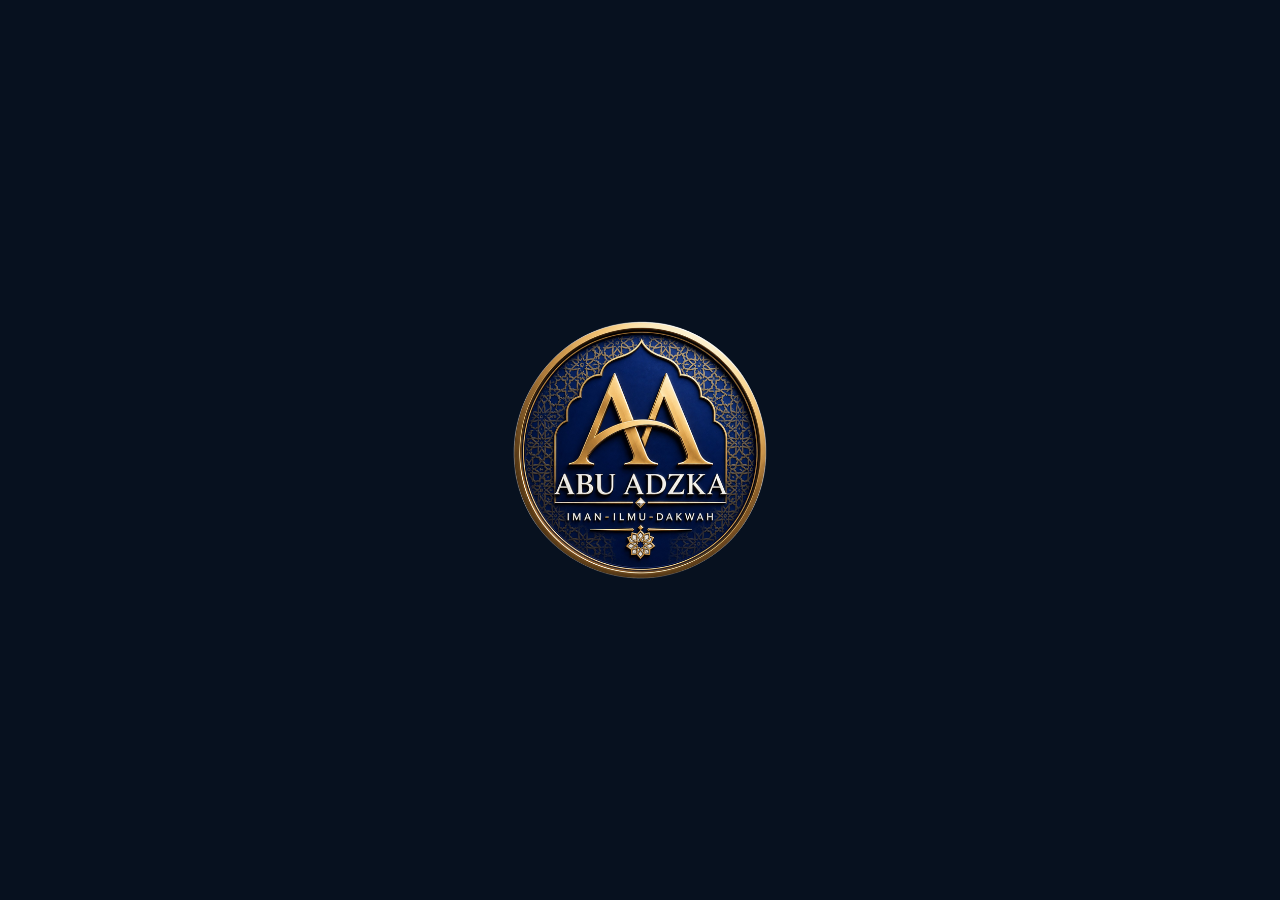
<file: index.html>
<!DOCTYPE html>
<html lang="id">
<head>
  <meta charset="UTF-8">
  <meta name="viewport" content="width=device-width, initial-scale=1.0">
  <title>ABU ADZKA Dashboard Custom</title>
  <meta name="theme-color" content="#07111f">
  <meta name="description" content="ABU ADZKA dashboard custom untuk absensi, inventaris, stock barang, dan laporan keuangan.">
  <meta name="mobile-web-app-capable" content="yes">
  <meta name="apple-mobile-web-app-capable" content="yes">
  <meta name="apple-mobile-web-app-status-bar-style" content="black-translucent">
  <meta name="apple-mobile-web-app-title" content="ABU ADZKA">
  
  <link rel="icon" type="image/svg+xml" sizes="any" href="logo-2026.svg">
  <link rel="apple-touch-icon" href="[data-uri]">
  <link rel="preconnect" href="https://fonts.googleapis.com">
  <link rel="preconnect" href="https://fonts.gstatic.com" crossorigin>
  <link href="https://fonts.googleapis.com/css2?family=Inter:wght@400;500;600;700;800&display=swap" rel="stylesheet">
  <link rel="stylesheet" href="styles.css">
<link rel="stylesheet" href="workspace.css"><link rel="stylesheet" href="executive.css">
<link rel="manifest" href="manifest.webmanifest">
<style>
/* Preserve the supplied artwork, with no added frame or cropping. */
.login-brand img,.brand-lockup img,.sidebar img[src="logo-2026.svg"],.hologram img{object-fit:contain;border:0;border-radius:0;box-shadow:none;background:transparent;transform:none}
.brand-preview{display:inline-flex;padding:0;border:0;background:transparent;cursor:pointer;color:inherit;align-items:center;justify-content:center}
.brand-preview:focus-visible{outline:2px solid #d7a44b;outline-offset:5px;border-radius:4px}
#brandSplash{position:fixed;inset:0;z-index:100000;background:#07111f;display:grid;place-items:center;border:0;padding:0;opacity:1;transition:opacity .22s ease;cursor:pointer}
#brandSplash[hidden]{display:none}
#brandSplash img{width:clamp(150px,24vw,260px);max-width:70vw;height:auto;object-fit:contain;border:0;border-radius:0;box-shadow:none;background:transparent}
#brandSplash.leaving{opacity:0;pointer-events:none}
@media(max-width:620px){#brandSplash img{width:24vw;min-width:120px;max-width:220px}}
@media(prefers-reduced-motion:reduce){#brandSplash{transition:none}}

/* Login always uses the original dark palette, independent of dashboard theme. */
body:has(#loginScreen:not(.hidden)){--text:#edf4ff;--muted:#9eb1d0;--line:rgba(205,220,255,.12);background:radial-gradient(circle at 10% 0%,rgba(49,104,255,.28),transparent 34%),radial-gradient(circle at 82% 20%,rgba(215,164,75,.18),transparent 28%),linear-gradient(135deg,#050b15 0%,#0c1729 48%,#0f1d35 100%)}
#loginScreen{--text:#edf4ff;--muted:#9eb1d0;--line:rgba(205,220,255,.12);color:var(--text);color-scheme:dark}
#loginScreen .login-panel,#loginScreen input,#loginScreen select{color:var(--text);background:linear-gradient(145deg,rgba(13,27,50,.88),rgba(18,37,68,.68));border-color:rgba(255,255,255,.12)}
#loginScreen input::placeholder{color:#9eb1d0}
#loginScreen input:autofill{box-shadow:0 0 0 1000px #1c2c48 inset;color:#edf4ff;-webkit-text-fill-color:#edf4ff}
</style>
</head>
<body>
  <button id="brandSplash" type="button" aria-label="Layar pembuka ABU ADZKA. Klik untuk melanjutkan."><img src="logo-2026.svg" width="1254" height="1254" alt="ABU ADZKA — Iman, Ilmu, Dakwah" fetchpriority="high"></button>
  <script>
  (()=>{
    const splash=document.getElementById('brandSplash');let timer,fade;
    function hide(){clearTimeout(timer);splash.classList.add('leaving');fade=setTimeout(()=>{splash.hidden=true;splash.classList.remove('leaving');},230);}
    function show(){clearTimeout(timer);clearTimeout(fade);splash.hidden=false;splash.classList.remove('leaving');timer=setTimeout(hide,1800);}
    splash.addEventListener('click',hide);document.addEventListener('keydown',e=>{if(e.key==='Escape'&&!splash.hidden)hide();});
    document.addEventListener('DOMContentLoaded',()=>{
      document.querySelectorAll('img[src="logo-2026.svg"]').forEach(img=>{
        if(splash.contains(img))return;
        const button=document.createElement('button');button.type='button';button.className='brand-preview';button.setAttribute('aria-label','Tampilkan pembuka ABU ADZKA');img.replaceWith(button);button.append(img);button.addEventListener('click',show);
      });
    });
    const logo=splash.querySelector('img');logo.addEventListener('load',show,{once:true});logo.addEventListener('error',hide,{once:true});if(logo.complete)show();setTimeout(()=>{if(!splash.hidden)hide();},5000);
  })();
  </script>
  <div class="ambient ambient-a"></div>
  <div class="ambient ambient-b"></div>

  <main id="loginScreen" class="login-shell">
    <section class="login-stage">
      <div class="login-brand">
        <img src="logo-2026.svg" alt="Logo Abu Adzka">
        <div>
          <span>ABU ADZKA</span>
          <small>Spesialis Desain Dashboard Custom</small>
        </div>
      </div>
      <div class="login-visual">
        <div class="orbital-card card-one">
          <strong>USAHA</strong>
          <span>Pencatatan Terpusat</span>
        </div>
        <div class="orbital-card card-two">
          <strong>5</strong>
          <span>Sub Dashboard</span>
        </div>
        <div class="hologram">
          <img src="logo-2026.svg" alt="">
        </div>
      </div>
    </section>

    <section class="login-panel glass-panel">
      <div class="panel-head">
        <span class="status-dot"></span>
        <span>Secure Access</span>
      </div>
      <h2>Masuk Dashboard</h2>
      <p class="muted">Masuk dengan akun usaha Anda.</p>
      <div id="googleLogin"><button id="googleLoginBtn" class="primary-btn" type="button">Masuk dengan Google</button><p id="loginError" class="error-text" aria-live="polite"></p><p class="muted">Gunakan email yang didaftarkan Owner. Password Google hanya dimasukkan di halaman resmi Google.</p></div>
      <div class="password-divider">atau gunakan password ABU ADZKA</div>
<form id="passwordLoginForm" autocomplete="on">
<label><span>Email / Username</span><input name="username" type="text" autocomplete="username" maxlength="160" required></label>
<label><span>Password aplikasi</span><input name="password" type="password" autocomplete="current-password" maxlength="72" required></label>
<button class="primary-btn" type="submit">Masuk dengan password</button><button type="button" class="table-btn" data-password-toggle>Lihat / sembunyikan password</button>
<p class="muted">Belum punya password aplikasi? Masuk dengan Google lalu pilih Password saya, atau hubungi Owner.</p>
</form>
<p class="muted">Akses usaha dikelola oleh Owner. Pembayaran sah setelah dikonfirmasi server.</p>
    </section>
  </main>

  <main id="passwordGate" class="login-shell hidden"><section class="login-panel glass-panel"><h2>Ganti password sementara</h2><p>Owner telah mengatur ulang password aplikasi Anda. Buat password pribadi sebelum melanjutkan.</p><div id="passwordGateBody"></div><button type="button" class="ghost-btn" data-password-signout>Keluar</button></section></main>
<div id="appShell" class="app-shell hidden">
    <aside class="sidebar">
      <div class="brand-lockup">
        <img src="logo-2026.svg" alt="Logo Abu Adzka">
        <div>
          <strong>ABU ADZKA</strong>
          <span>Dashboard Custom</span>
        </div>
      </div>
      <nav class="nav-list" aria-label="Menu dashboard"><button class="nav-item active" data-view="main"><span class="icon icon-dashboard" aria-hidden="true"></span>Dashboard Utama</button>
<button class="nav-item " data-view="orders"><span class="icon icon-sales" aria-hidden="true"></span>Transaksi & Pemesanan</button>
<button class="nav-item" data-view="marketing"><span class="icon" aria-hidden="true"></span>Marketing &amp; Referral</button><button class="nav-item" data-view="crm"><span class="icon" aria-hidden="true"></span>CRM &amp; Leads</button><button class="nav-item " data-view="clients"><span class="icon icon-attendance" aria-hidden="true"></span>Data Base Klien</button>
<button class="nav-item " data-view="sales"><span class="icon icon-sales" aria-hidden="true"></span>Laporan Penjualan</button>
<button class="nav-item " data-view="finance"><span class="icon icon-finance" aria-hidden="true"></span>Laporan Keuangan</button>
<button class="nav-item " data-view="attendance"><span class="icon icon-attendance" aria-hidden="true"></span>Absensi Karyawan</button>
<button class="nav-item " data-view="inventory"><span class="icon icon-inventory" aria-hidden="true"></span>Daftar Inventaris</button>
<button class="nav-item " data-view="stock"><span class="icon icon-stock" aria-hidden="true"></span>Stock Barang</button>
<button class="nav-item " data-view="masters"><span class="icon icon-inventory" aria-hidden="true"></span>Master Dokumen</button>
<button class="nav-item " data-view="settings"><span class="icon icon-dashboard" aria-hidden="true"></span>Setting</button>
<button class="nav-item " data-view="history"><span class="icon icon-finance" aria-hidden="true"></span>History Transaksi</button></nav>
      <div class="profile-card">
        <img src="logo-2026.svg" alt="">
        <div>
          <strong id="profileName">Admin</strong>
          <span id="profileRole">Administrator</span>
        </div>
      </div>
      <button type="button" class="ghost-btn" data-password-self>Password saya</button>
<button id="logoutBtn" class="ghost-btn">Keluar</button>
    </aside>

    <section class="workspace">
      <header class="topbar">
        <button id="menuToggle" class="icon-btn menu-lines" aria-label="Buka menu"><span></span><span></span><span></span></button>
        <div class="title-block">
          <p id="roleCaption">Administrator Workspace</p>
          <h2 id="viewTitle">Dashboard Utama</h2>
        </div>
        <div class="top-actions"><div id="liveClock" aria-label="Waktu lokal perangkat"></div><button type="button" id="headerUser" data-photo-self class="header-user" aria-label="Foto dan profil saya"></button>
          <input id="globalSearch" type="search" placeholder="Cari data, menu, laporan...">
          <button id="themeToggle" class="icon-btn theme-glyph" aria-label="Ganti tema"><span></span></button>
          <button id="exportBtn" class="primary-btn small">Ekspor</button>
        </div>
      </header>

      <div id="connectionStatus" role="status" class="connection-status">Menghubungkan ke server…</div><div id="draftNotice"></div><section id="permissionNotice" class="permission-notice hidden"></section>

      <section id="view-main" class="view active"><div id="finance-overview"></div><p class="legacy-label">RINGKASAN OPERASIONAL · Bagan lama tetap tersedia dan dihitung dari catatan tersimpan. Data lama belum otomatis menjadi pembukuan kas.</p>
        <div class="metric-grid">
          <article class="metric-card blue">
            <span>Total Karyawan</span>
            <strong id="metricEmployees">0</strong>
            <small>Dari catatan tersimpan</small>
          </article>
          <article class="metric-card gold">
            <span>Total Inventaris</span>
            <strong id="metricInventory">0</strong>
            <small>Dari catatan tersimpan</small>
          </article>
          <article class="metric-card coral">
            <span>Total Stock Barang</span>
            <strong id="metricStock">0</strong>
            <small>Dari catatan tersimpan</small>
          </article>
          <article class="metric-card mint">
            <span>Selisih Catatan Lama</span>
            <strong id="metricProfit">Rp 0</strong>
            <small>Belum direkonsiliasi ke buku kas</small>
          </article>
        </div>

        <div class="dashboard-grid">
          <article class="panel chart-panel">
            <div class="section-head">
              <div>
                <h3>Ringkasan Aktivitas</h3>
                <p>Performa operasional 7 hari terakhir</p>
              </div>
              <select>
                <option>7 Hari Terakhir</option>
                <option>30 Hari Terakhir</option>
              </select>
            </div>
            <div class="line-chart">
              <svg viewBox="0 0 720 260" role="img" aria-label="Grafik aktivitas">
                <defs>
                  <linearGradient id="chartFill" x1="0" x2="0" y1="0" y2="1">
                    <stop offset="0%" stop-color="#3c7bff" stop-opacity=".42"/>
                    <stop offset="100%" stop-color="#3c7bff" stop-opacity="0"/>
                  </linearGradient>
                  <filter id="lineGlow" x="-20%" y="-30%" width="140%" height="170%">
                    <feGaussianBlur stdDeviation="5" result="blur"/>
                    <feMerge>
                      <feMergeNode in="blur"/>
                      <feMergeNode in="SourceGraphic"/>
                    </feMerge>
                  </filter>
                </defs>
                <path class="grid-line" d="M20 48H700M20 108H700M20 168H700M20 228H700"/>
                <path class="area" d=""/>
                <path class="stroke-shadow" d=""/>
                <path class="stroke" d=""/>
              </svg>
            </div>
          </article>
          <article class="panel activity-panel">
            <div class="section-head">
              <div>
                <h3>Aktivitas Terbaru</h3>
                <p>Update sistem otomatis</p>
              </div>
            </div>
            <div id="activityList" class="activity-list"></div>
          </article>
        </div>

        <div class="mini-grid">
          <article class="panel radial-panel">
            <h3>Persentase Kehadiran</h3>
            <div class="radial" style="--value: 0"><strong>Belum ada data</strong><span>Bulan ini</span></div>
          </article>
          <article class="panel low-stock-panel">
            <h3>Stock Menipis</h3>
            <div id="lowStockList"></div>
          </article>
          <article class="panel donut-panel">
            <h3>Pengeluaran Bulan Ini</h3>
            <div class="donut"><strong>Belum ada data</strong><span>Total</span></div>
          </article>
          <article class="panel histogram-panel">
            <h3>Performa Mingguan</h3>
            <div class="histogram-3d" aria-label="Histogram performa mingguan">
              <span style="--h: 0%; --c: #3168ff"><i>Sen</i></span>
              <span style="--h: 0%; --c: #28c8ff"><i>Sel</i></span>
              <span style="--h: 0%; --c: #d7a44b"><i>Rab</i></span>
              <span style="--h: 0%; --c: #28c08b"><i>Kam</i></span>
              <span style="--h: 0%; --c: #ff6177"><i>Jum</i></span>
              <span style="--h: 0%; --c: #7b61ff"><i>Sab</i></span>
            </div>
          </article>
        </div>
      </section>

      <section id="view-attendance" class="view"></section>
      <section id="view-inventory" class="view"></section>
      <section id="view-stock" class="view"></section>
      <section id="view-sales" class="view"></section>
      <section id="view-finance" class="view"></section><section id="view-orders" class="view"></section><section id="view-clients" class="view"></section><section id="view-masters" class="view"></section><section id="view-settings" class="view"></section><section id="view-history" class="view"></section><section id="view-marketing" class="view"></section><section id="view-crm" class="view"></section>
    </section>
  </div>

  <div id="toast" class="toast" role="status" aria-live="polite"></div><dialog id="detailDialog"><button class="table-btn" onclick="this.closest('dialog').close()">Tutup</button><div id="detailBody"></div></dialog>
  
  <script src="app.js"></script>
<script src="config.js"></script>
<script src="google-transport.js"></script>
<script src="password-ui.js"></script>
<script src="workspace.js"></script><script src="executive-model.js"></script><script src="executive.js"></script><script src="rupiah-input.js"></script><script src="record-ui.js?v=8"></script><script src="report-export.js?v=10"></script><script src="forms-completion.js?v=12"></script>
</body>
</html>
</file>
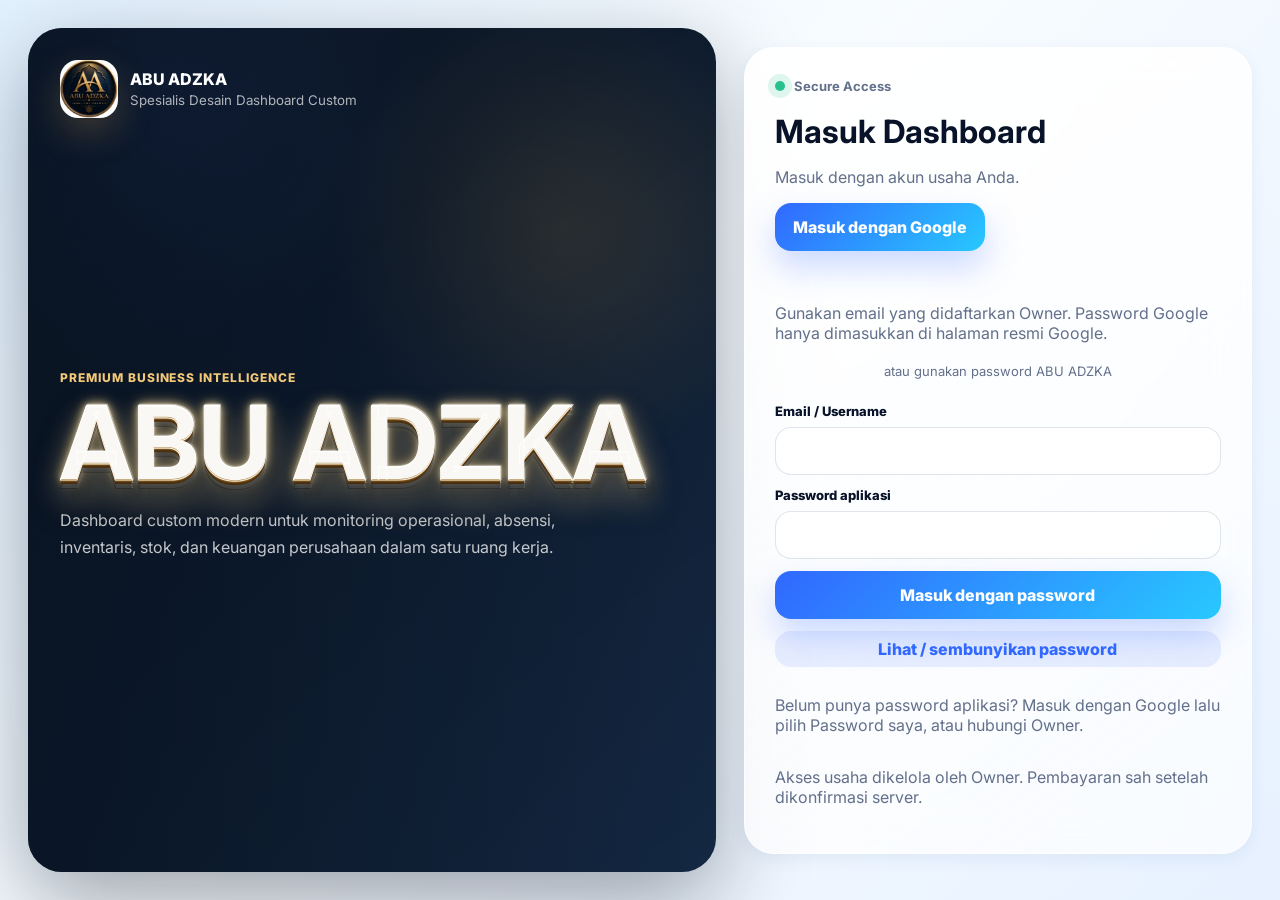
<file: uji-v2/index.html>
<!DOCTYPE html>
<html lang="id">
<head>
  <meta charset="UTF-8">
  <meta name="viewport" content="width=device-width, initial-scale=1.0">
  <title>ABU ADZKA Dashboard Custom</title>
  <meta name="theme-color" content="#07111f">
  <meta name="description" content="ABU ADZKA dashboard custom untuk absensi, inventaris, stock barang, dan laporan keuangan.">
  <meta name="mobile-web-app-capable" content="yes">
  <meta name="apple-mobile-web-app-capable" content="yes">
  <meta name="apple-mobile-web-app-status-bar-style" content="black-translucent">
  <meta name="apple-mobile-web-app-title" content="ABU ADZKA">
  
  <link rel="icon" type="image/png" sizes="192x192" href="icons/icon-192.png">
  <link rel="apple-touch-icon" href="icons/apple-touch-icon.png">
  <link rel="preconnect" href="https://fonts.googleapis.com">
  <link rel="preconnect" href="https://fonts.gstatic.com" crossorigin>
  <link href="https://fonts.googleapis.com/css2?family=Inter:wght@400;500;600;700;800&display=swap" rel="stylesheet">
  <link rel="stylesheet" href="styles.css">
<link rel="stylesheet" href="workspace.css"><link rel="stylesheet" href="executive.css">
<link rel="manifest" href="manifest.webmanifest">
</head>
<body>
  <div class="ambient ambient-a"></div>
  <div class="ambient ambient-b"></div>

  <main id="loginScreen" class="login-shell">
    <section class="login-stage">
      <div class="login-brand">
        <img src="assets/abu-adzka-logo.png" alt="Logo Abu Adzka">
        <div>
          <span>ABU ADZKA</span>
          <small>Spesialis Desain Dashboard Custom</small>
        </div>
      </div>
      <div class="login-visual">
        <div class="orbital-card card-one">
          <strong>USAHA</strong>
          <span>Pencatatan Terpusat</span>
        </div>
        <div class="orbital-card card-two">
          <strong>5</strong>
          <span>Sub Dashboard</span>
        </div>
        <div class="hologram">
          <img src="assets/abu-adzka-logo.png" alt="">
        </div>
      </div>
      <div class="login-copy">
        <p class="eyebrow">Premium Business Intelligence</p>
        <h1>ABU ADZKA</h1>
        <p>Dashboard custom modern untuk monitoring operasional, absensi, inventaris, stok, dan keuangan perusahaan dalam satu ruang kerja.</p>
      </div>
    </section>

    <section class="login-panel glass-panel">
      <div class="panel-head">
        <span class="status-dot"></span>
        <span>Secure Access</span>
      </div>
      <h2>Masuk Dashboard</h2>
      <p class="muted">Masuk dengan akun usaha Anda.</p>
      <div id="googleLogin"><button id="googleLoginBtn" class="primary-btn" type="button">Masuk dengan Google</button><p id="loginError" class="error-text" aria-live="polite"></p><p class="muted">Gunakan email yang didaftarkan Owner. Password Google hanya dimasukkan di halaman resmi Google.</p></div>
      <div class="password-divider">atau gunakan password ABU ADZKA</div>
<form id="passwordLoginForm" autocomplete="on">
<label><span>Email / Username</span><input name="username" type="text" autocomplete="username" maxlength="160" required></label>
<label><span>Password aplikasi</span><input name="password" type="password" autocomplete="current-password" maxlength="72" required></label>
<button class="primary-btn" type="submit">Masuk dengan password</button><button type="button" class="table-btn" data-password-toggle>Lihat / sembunyikan password</button>
<p class="muted">Belum punya password aplikasi? Masuk dengan Google lalu pilih Password saya, atau hubungi Owner.</p>
</form>
<p class="muted">Akses usaha dikelola oleh Owner. Pembayaran sah setelah dikonfirmasi server.</p>
    </section>
  </main>

  <main id="passwordGate" class="login-shell hidden"><section class="login-panel glass-panel"><h2>Ganti password sementara</h2><p>Owner telah mengatur ulang password aplikasi Anda. Buat password pribadi sebelum melanjutkan.</p><div id="passwordGateBody"></div><button type="button" class="ghost-btn" data-password-signout>Keluar</button></section></main>
<div id="appShell" class="app-shell hidden">
    <aside class="sidebar">
      <div class="brand-lockup">
        <img src="assets/abu-adzka-logo.png" alt="Logo Abu Adzka">
        <div>
          <strong>ABU ADZKA</strong>
          <span>Dashboard Custom</span>
        </div>
      </div>
      <nav class="nav-list" aria-label="Menu dashboard"><button class="nav-item active" data-view="main"><span class="icon icon-dashboard" aria-hidden="true"></span>Dashboard Utama</button>
<button class="nav-item " data-view="orders"><span class="icon icon-sales" aria-hidden="true"></span>Transaksi & Pemesanan</button>
<button class="nav-item" data-view="marketing"><span class="icon" aria-hidden="true"></span>Marketing</button><button class="nav-item" data-view="crm"><span class="icon" aria-hidden="true"></span>CRM &amp; Leads</button><button class="nav-item " data-view="clients"><span class="icon icon-attendance" aria-hidden="true"></span>Data Base Klien</button>
<button class="nav-item " data-view="sales"><span class="icon icon-sales" aria-hidden="true"></span>Laporan Penjualan</button>
<button class="nav-item " data-view="finance"><span class="icon icon-finance" aria-hidden="true"></span>Laporan Keuangan</button>
<button class="nav-item " data-view="attendance"><span class="icon icon-attendance" aria-hidden="true"></span>Absensi Karyawan</button>
<button class="nav-item " data-view="inventory"><span class="icon icon-inventory" aria-hidden="true"></span>Daftar Inventaris</button>
<button class="nav-item " data-view="stock"><span class="icon icon-stock" aria-hidden="true"></span>Stock Barang</button>
<button class="nav-item " data-view="masters"><span class="icon icon-inventory" aria-hidden="true"></span>Master Dokumen</button>
<button class="nav-item " data-view="settings"><span class="icon icon-dashboard" aria-hidden="true"></span>Setting</button>
<button class="nav-item " data-view="history"><span class="icon icon-finance" aria-hidden="true"></span>History Transaksi</button></nav>
      <div class="profile-card">
        <img src="assets/abu-adzka-logo.png" alt="">
        <div>
          <strong id="profileName">Admin</strong>
          <span id="profileRole">Administrator</span>
        </div>
      </div>
      <button type="button" class="ghost-btn" data-password-self>Password saya</button>
<button id="logoutBtn" class="ghost-btn">Keluar</button>
    </aside>

    <section class="workspace">
      <header class="topbar">
        <button id="menuToggle" class="icon-btn menu-lines" aria-label="Buka menu"><span></span><span></span><span></span></button>
        <div class="title-block">
          <p id="roleCaption">Administrator Workspace</p>
          <h2 id="viewTitle">Dashboard Utama</h2>
        </div>
        <div class="top-actions"><div id="liveClock" aria-label="Waktu lokal perangkat"></div><button type="button" id="headerUser" data-photo-self class="header-user" aria-label="Foto dan profil saya"></button>
          <input id="globalSearch" type="search" placeholder="Cari data, menu, laporan...">
          <button id="themeToggle" class="icon-btn theme-glyph" aria-label="Ganti tema"><span></span></button>
          <button id="exportBtn" class="primary-btn small">Ekspor</button>
        </div>
      </header>

      <div id="connectionStatus" role="status" class="connection-status">Menghubungkan ke server…</div><div id="draftNotice"></div><section id="permissionNotice" class="permission-notice hidden"></section>

      <section id="view-main" class="view active"><div id="finance-overview"></div><p class="legacy-label">RINGKASAN OPERASIONAL · Bagan lama tetap tersedia dan dihitung dari catatan tersimpan. Data lama belum otomatis menjadi pembukuan kas.</p>
        <div class="metric-grid">
          <article class="metric-card blue">
            <span>Total Karyawan</span>
            <strong id="metricEmployees">0</strong>
            <small>Dari catatan tersimpan</small>
          </article>
          <article class="metric-card gold">
            <span>Total Inventaris</span>
            <strong id="metricInventory">0</strong>
            <small>Dari catatan tersimpan</small>
          </article>
          <article class="metric-card coral">
            <span>Total Stock Barang</span>
            <strong id="metricStock">0</strong>
            <small>Dari catatan tersimpan</small>
          </article>
          <article class="metric-card mint">
            <span>Selisih Catatan Lama</span>
            <strong id="metricProfit">Rp 0</strong>
            <small>Belum direkonsiliasi ke buku kas</small>
          </article>
        </div>

        <div class="dashboard-grid">
          <article class="panel chart-panel">
            <div class="section-head">
              <div>
                <h3>Ringkasan Aktivitas</h3>
                <p>Performa operasional 7 hari terakhir</p>
              </div>
              <select>
                <option>7 Hari Terakhir</option>
                <option>30 Hari Terakhir</option>
              </select>
            </div>
            <div class="line-chart">
              <svg viewBox="0 0 720 260" role="img" aria-label="Grafik aktivitas">
                <defs>
                  <linearGradient id="chartFill" x1="0" x2="0" y1="0" y2="1">
                    <stop offset="0%" stop-color="#3c7bff" stop-opacity=".42"/>
                    <stop offset="100%" stop-color="#3c7bff" stop-opacity="0"/>
                  </linearGradient>
                  <filter id="lineGlow" x="-20%" y="-30%" width="140%" height="170%">
                    <feGaussianBlur stdDeviation="5" result="blur"/>
                    <feMerge>
                      <feMergeNode in="blur"/>
                      <feMergeNode in="SourceGraphic"/>
                    </feMerge>
                  </filter>
                </defs>
                <path class="grid-line" d="M20 48H700M20 108H700M20 168H700M20 228H700"/>
                <path class="area" d=""/>
                <path class="stroke-shadow" d=""/>
                <path class="stroke" d=""/>
              </svg>
            </div>
          </article>
          <article class="panel activity-panel">
            <div class="section-head">
              <div>
                <h3>Aktivitas Terbaru</h3>
                <p>Update sistem otomatis</p>
              </div>
            </div>
            <div id="activityList" class="activity-list"></div>
          </article>
        </div>

        <div class="mini-grid">
          <article class="panel radial-panel">
            <h3>Persentase Kehadiran</h3>
            <div class="radial" style="--value: 0"><strong>Belum ada data</strong><span>Bulan ini</span></div>
          </article>
          <article class="panel low-stock-panel">
            <h3>Stock Menipis</h3>
            <div id="lowStockList"></div>
          </article>
          <article class="panel donut-panel">
            <h3>Pengeluaran Bulan Ini</h3>
            <div class="donut"><strong>Belum ada data</strong><span>Total</span></div>
          </article>
          <article class="panel histogram-panel">
            <h3>Performa Mingguan</h3>
            <div class="histogram-3d" aria-label="Histogram performa mingguan">
              <span style="--h: 0%; --c: #3168ff"><i>Sen</i></span>
              <span style="--h: 0%; --c: #28c8ff"><i>Sel</i></span>
              <span style="--h: 0%; --c: #d7a44b"><i>Rab</i></span>
              <span style="--h: 0%; --c: #28c08b"><i>Kam</i></span>
              <span style="--h: 0%; --c: #ff6177"><i>Jum</i></span>
              <span style="--h: 0%; --c: #7b61ff"><i>Sab</i></span>
            </div>
          </article>
        </div>
      </section>

      <section id="view-attendance" class="view"></section>
      <section id="view-inventory" class="view"></section>
      <section id="view-stock" class="view"></section>
      <section id="view-sales" class="view"></section>
      <section id="view-finance" class="view"></section><section id="view-orders" class="view"></section><section id="view-clients" class="view"></section><section id="view-masters" class="view"></section><section id="view-settings" class="view"></section><section id="view-history" class="view"></section><section id="view-marketing" class="view"></section><section id="view-crm" class="view"></section>
    </section>
  </div>

  <div id="toast" class="toast" role="status" aria-live="polite"></div><dialog id="detailDialog"><button class="table-btn" onclick="this.closest('dialog').close()">Tutup</button><div id="detailBody"></div></dialog>
  
  <script src="app.js"></script>
<script src="config.js"></script>
<script src="google-transport.js"></script>
<script src="password-ui.js"></script>
<script src="workspace.js"></script><script src="executive-model.js"></script><script src="executive.js"></script><script src="rupiah-input.js"></script>
</body>
</html>
</file>
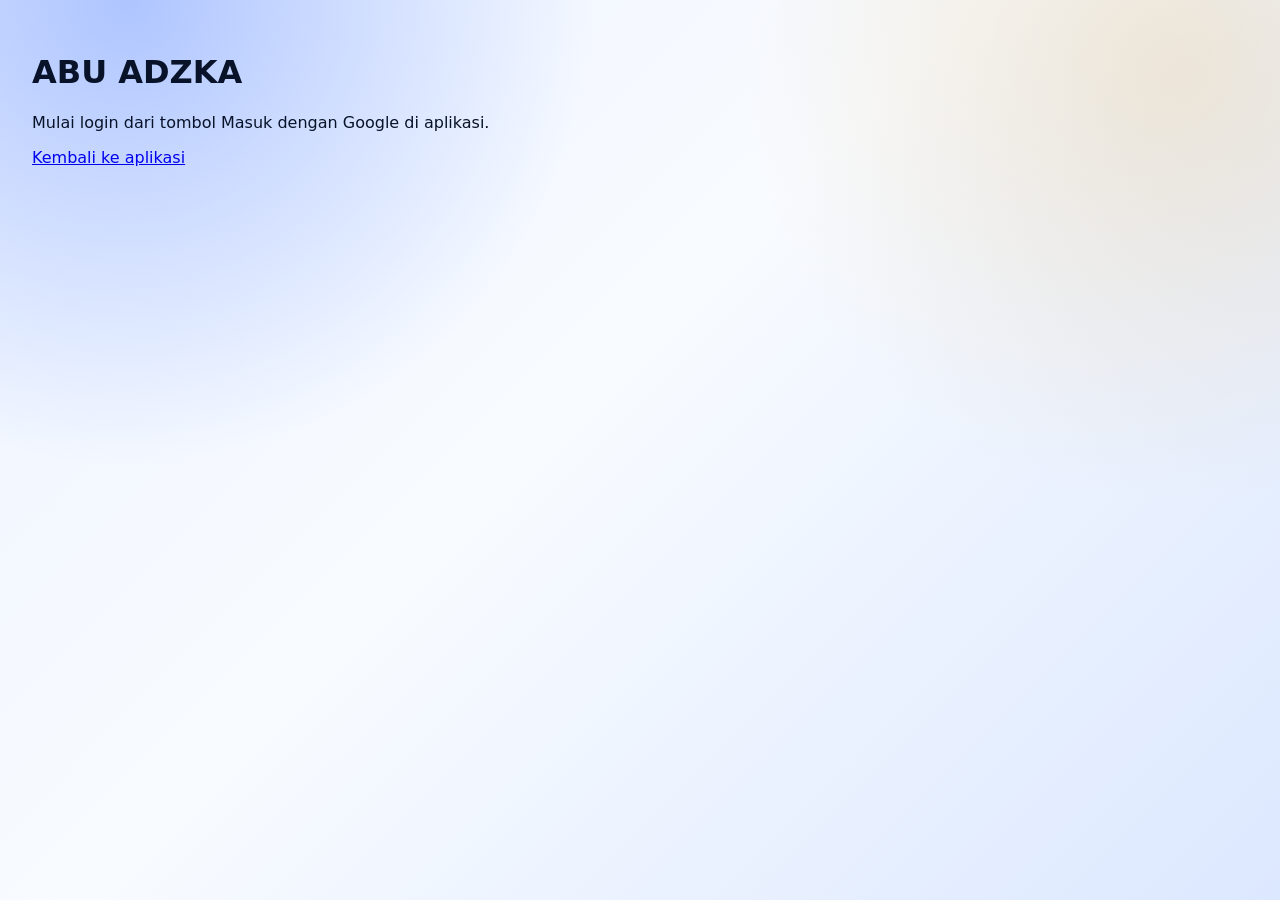
<file: auth-callback.html>
<!doctype html><html lang="id"><meta charset="utf-8"><meta name="viewport" content="width=device-width,initial-scale=1"><meta name="referrer" content="no-referrer"><title>Masuk ABU ADZKA</title><link rel="stylesheet" href="styles.css"><body><main style="padding:32px"><h1>ABU ADZKA</h1><p id="message">Menyelesaikan login…</p><a href="./">Kembali ke aplikasi</a></main><script src="config.js"></script><script src="auth-callback.js"></script></body></html>
</file>
<file: styles.css>
:root {
  --bg: #07111f;
  --panel: rgba(255, 255, 255, .88);
  --panel-dark: rgba(9, 18, 35, .84);
  --text: #081329;
  --muted: #63708b;
  --line: rgba(95, 123, 172, .18);
  --blue: #3168ff;
  --cyan: #32d5ff;
  --gold: #d7a44b;
  --coral: #ff6177;
  --mint: #28c08b;
  --shadow: 0 24px 70px rgba(21, 41, 83, .18);
}

* { box-sizing: border-box; }

body {
  margin: 0;
  min-height: 100vh;
  font-family: Inter, system-ui, -apple-system, BlinkMacSystemFont, "Segoe UI", sans-serif;
  color: var(--text);
  background:
    radial-gradient(circle at 10% 0%, rgba(48, 104, 255, .34), transparent 32%),
    radial-gradient(circle at 92% 8%, rgba(215, 164, 75, .22), transparent 30%),
    linear-gradient(135deg, #eef4ff 0%, #f8fbff 45%, #dce8ff 100%);
  overflow-x: hidden;
}

button, input, select { font: inherit; }
button { cursor: pointer; }

.hidden { display: none !important; }

.ambient {
  position: fixed;
  width: 340px;
  height: 340px;
  border-radius: 50%;
  filter: blur(40px);
  opacity: .32;
  pointer-events: none;
}

.ambient-a { top: 6%; left: 6%; background: #2d74ff; }
.ambient-b { right: 4%; bottom: 3%; background: #d7a44b; }

.glass-panel,
.panel,
.metric-card,
.topbar,
.profile-card,
.credential-grid button {
  border: 1px solid rgba(255, 255, 255, .72);
  background: linear-gradient(145deg, rgba(255, 255, 255, .92), rgba(255, 255, 255, .68));
  box-shadow: var(--shadow), inset 0 1px 0 rgba(255, 255, 255, .72);
  backdrop-filter: blur(24px);
}

.login-shell {
  position: relative;
  z-index: 1;
  min-height: 100vh;
  display: grid;
  grid-template-columns: minmax(0, 1.15fr) minmax(340px, .85fr);
  gap: 28px;
  padding: 28px;
}

.login-stage {
  min-height: calc(100vh - 56px);
  border-radius: 34px;
  padding: 32px;
  color: white;
  overflow: hidden;
  position: relative;
  background-color: #07111f;
  background-image:
    linear-gradient(180deg, rgba(7, 17, 31, .12), rgba(7, 17, 31, .16)),
    url('assets/login-background.jpeg');
  background-size: cover;
  background-position: center 43%;
  box-shadow: 0 30px 90px rgba(6, 15, 32, .38);
}

.login-stage::before {
  content: "";
  position: absolute;
  inset: 0;
  background: linear-gradient(180deg, rgba(7, 17, 31, .10), transparent 38%, rgba(7, 17, 31, .15));
}

.login-brand,
.login-copy,
.login-visual { position: relative; z-index: 1; }

.login-brand,
.brand-lockup {
  display: flex;
  align-items: center;
  gap: 12px;
}

.login-brand img,
.brand-lockup img {
  width: 58px;
  height: 58px;
  border-radius: 18px;
  object-fit: cover;
  box-shadow: 0 14px 35px rgba(215, 164, 75, .24);
}

.login-brand span,
.brand-lockup strong { display: block; font-weight: 800; }
.login-brand small,
.brand-lockup span { color: rgba(255, 255, 255, .68); }

.login-copy {
  max-width: 620px;
  margin-top: 28vh;
}

.eyebrow {
  color: #f3c978;
  font-weight: 800;
  letter-spacing: .08em;
  text-transform: uppercase;
  font-size: 12px;
}

.login-copy h1 {
  margin: 10px 0;
  font-size: clamp(46px, 8vw, 102px);
  line-height: .92;
  letter-spacing: 0;
  color: transparent;
  background:
    linear-gradient(180deg, #ffffff 0%, #fff8dd 18%, #f7ce73 36%, #b77922 58%, #fff2bd 76%, #ffffff 100%);
  -webkit-background-clip: text;
  background-clip: text;
  -webkit-text-stroke: 1.15px rgba(255, 255, 255, .86);
  text-shadow:
    0 -1px 0 rgba(255, 255, 255, .95),
    0 1px 0 #9d7027,
    0 2px 0 #704914,
    0 4px 0 rgba(70, 39, 5, .82),
    0 9px 0 rgba(6, 13, 27, .3),
    0 18px 34px rgba(0, 0, 0, .52),
    0 0 4px rgba(255, 255, 255, .52),
    0 0 8px rgba(255, 222, 139, .42),
    0 0 13px rgba(215, 164, 75, .3);
  filter:
    drop-shadow(1px -1px 0 rgba(255, 255, 255, .68))
    drop-shadow(10px 12px 0 rgba(0, 0, 0, .16))
    drop-shadow(0 0 7px rgba(255, 209, 96, .32));
}

.login-copy p:last-child {
  max-width: 560px;
  color: rgba(255, 255, 255, .76);
  line-height: 1.7;
}

.login-visual {
  display: none;
}

.hologram {
  position: absolute;
  right: 8%;
  top: 18%;
  width: min(34vw, 360px);
  aspect-ratio: 1;
  border-radius: 50%;
  transform: rotateY(-18deg) rotateX(10deg);
  filter: drop-shadow(0 38px 50px rgba(215, 164, 75, .28));
  opacity: .86;
}

.hologram img {
  width: 100%;
  height: 100%;
  object-fit: cover;
  border-radius: 50%;
}

.orbital-card {
  position: absolute;
  border: 1px solid rgba(255, 255, 255, .22);
  background: rgba(255, 255, 255, .1);
  backdrop-filter: blur(18px);
  border-radius: 22px;
  padding: 16px 18px;
  color: white;
  transform: rotateY(-18deg) translateZ(70px);
}

.orbital-card strong { display: block; font-size: 28px; }
.orbital-card span { color: rgba(255, 255, 255, .7); font-size: 12px; }
.card-one { right: 8%; bottom: 20%; }
.card-two { right: 34%; top: 26%; }

.login-panel {
  align-self: center;
  border-radius: 30px;
  padding: 30px;
  position: relative;
  z-index: 2;
}

.panel-head {
  display: flex;
  align-items: center;
  gap: 9px;
  color: var(--muted);
  font-size: 13px;
  font-weight: 700;
}

.status-dot {
  width: 10px;
  height: 10px;
  border-radius: 999px;
  background: var(--mint);
  box-shadow: 0 0 0 7px rgba(40, 192, 139, .14);
}

.login-panel h2 { margin: 18px 0 6px; font-size: 32px; }
.muted { color: var(--muted); }

form { display: grid; gap: 16px; margin-top: 24px; }
label span { display: block; font-size: 13px; font-weight: 800; margin-bottom: 8px; }
input, select {
  width: 100%;
  border: 1px solid rgba(79, 105, 154, .18);
  background: rgba(255, 255, 255, .78);
  border-radius: 16px;
  padding: 13px 14px;
  color: var(--text);
  outline: none;
}

input:focus, select:focus { border-color: rgba(49, 104, 255, .62); box-shadow: 0 0 0 4px rgba(49, 104, 255, .1); }

input[type="file"] {
  padding: 10px;
  cursor: pointer;
}

input[type="file"]::file-selector-button {
  border: 0;
  border-radius: 12px;
  padding: 10px 13px;
  margin-right: 12px;
  color: white;
  font-weight: 800;
  background: linear-gradient(135deg, #3168ff, #28c8ff);
  box-shadow: 0 10px 20px rgba(49, 104, 255, .18);
}

.primary-btn,
.ghost-btn,
.icon-btn,
.table-btn {
  border: 0;
  border-radius: 16px;
  font-weight: 800;
}

.primary-btn {
  color: white;
  padding: 14px 18px;
  background: linear-gradient(135deg, #3168ff, #28c8ff);
  box-shadow: 0 16px 34px rgba(49, 104, 255, .26);
}

.primary-btn.small { padding: 11px 15px; border-radius: 13px; }

.ghost-btn {
  color: white;
  padding: 13px 15px;
  background: rgba(255, 255, 255, .09);
}

.icon-btn {
  width: 44px;
  height: 44px;
  display: grid;
  place-items: center;
  background: rgba(255, 255, 255, .78);
  color: var(--text);
}

.error-text { min-height: 20px; color: #e63f55; font-weight: 700; }

.credential-grid {
  display: grid;
  grid-template-columns: repeat(3, 1fr);
  gap: 10px;
  margin-top: 20px;
}

.credential-grid button {
  border-radius: 16px;
  padding: 12px;
  color: var(--text);
  font-weight: 800;
}

.app-shell {
  position: relative;
  z-index: 1;
  min-height: 100vh;
  display: grid;
  grid-template-columns: 280px minmax(0, 1fr);
}

.sidebar {
  min-height: 100vh;
  position: sticky;
  top: 0;
  padding: 24px;
  display: flex;
  flex-direction: column;
  gap: 22px;
  color: white;
  background:
    linear-gradient(160deg, rgba(5, 13, 27, .98), rgba(12, 35, 72, .94)),
    radial-gradient(circle at 30% 12%, rgba(49, 104, 255, .5), transparent 32%);
  box-shadow: 18px 0 60px rgba(4, 13, 29, .28);
}

.nav-list { display: grid; gap: 9px; }

.nav-item {
  border: 1px solid transparent;
  border-radius: 16px;
  padding: 14px 14px;
  color: rgba(255, 255, 255, .76);
  background: transparent;
  display: flex;
  align-items: center;
  gap: 11px;
  text-align: left;
  font-weight: 800;
}

.nav-item.active,
.nav-item:hover {
  color: white;
  border-color: rgba(255, 255, 255, .16);
  background: linear-gradient(135deg, rgba(49, 104, 255, .8), rgba(40, 200, 255, .22));
  box-shadow: inset 0 1px 0 rgba(255, 255, 255, .16), 0 16px 38px rgba(49, 104, 255, .2);
}

.icon {
  width: 28px;
  height: 28px;
  display: grid;
  place-items: center;
  border-radius: 10px;
  background:
    linear-gradient(145deg, rgba(255, 255, 255, .2), rgba(255, 255, 255, .04)),
    radial-gradient(circle at 30% 20%, rgba(255, 255, 255, .28), transparent 38%);
  position: relative;
  flex: 0 0 28px;
  overflow: hidden;
  box-shadow:
    inset 1px 1px 0 rgba(255, 255, 255, .22),
    inset -3px -4px 8px rgba(0, 0, 0, .18),
    0 8px 16px rgba(0, 0, 0, .18);
  transform: translateZ(0);
}

.icon::before,
.icon::after {
  content: "";
  position: absolute;
}

.icon-dashboard::before {
  width: 14px;
  height: 14px;
  background:
    linear-gradient(currentColor 0 0) left top / 6px 6px no-repeat,
    linear-gradient(currentColor 0 0) right top / 6px 6px no-repeat,
    linear-gradient(currentColor 0 0) left bottom / 6px 6px no-repeat,
    linear-gradient(currentColor 0 0) right bottom / 6px 6px no-repeat;
  color: currentColor;
}

.icon-attendance::before {
  width: 14px;
  height: 14px;
  border: 2px solid currentColor;
  border-radius: 6px;
}

.icon-attendance::after {
  width: 8px;
  height: 2px;
  background: currentColor;
  top: 8px;
}

.icon-inventory::before {
  width: 14px;
  height: 14px;
  border: 2px solid currentColor;
  border-radius: 4px;
  transform: rotate(45deg) scale(.82);
}

.icon-stock::before {
  width: 16px;
  height: 12px;
  border-top: 2px solid currentColor;
  border-bottom: 2px solid currentColor;
}

.icon-stock::after {
  width: 16px;
  height: 2px;
  background: currentColor;
}

.icon-sales::before {
  width: 16px;
  height: 14px;
  border-left: 2px solid currentColor;
  border-bottom: 2px solid currentColor;
}

.icon-sales::after {
  width: 13px;
  height: 9px;
  border-top: 2px solid currentColor;
  border-right: 2px solid currentColor;
  transform: rotate(-38deg) translate(1px, -1px);
}

.icon-finance::before {
  width: 13px;
  height: 16px;
  border: 2px solid currentColor;
  border-radius: 4px;
}

.icon-finance::after {
  width: 7px;
  height: 2px;
  background: currentColor;
  box-shadow: 0 5px 0 currentColor;
}

.menu-lines {
  gap: 4px;
  padding: 0;
}

.menu-lines span {
  display: block;
  width: 18px;
  height: 2px;
  border-radius: 999px;
  background: currentColor;
}

.theme-glyph span {
  width: 18px;
  height: 18px;
  display: block;
  border-radius: 50%;
  border: 2px solid currentColor;
  background: linear-gradient(90deg, currentColor 0 50%, transparent 50% 100%);
}

.profile-card {
  margin-top: auto;
  border-radius: 20px;
  padding: 12px;
  display: flex;
  align-items: center;
  gap: 10px;
  background: rgba(255, 255, 255, .1);
  border-color: rgba(255, 255, 255, .16);
  color: white;
}

.profile-card img {
  width: 44px;
  height: 44px;
  border-radius: 14px;
  object-fit: cover;
}

.profile-card span { display: block; font-size: 12px; color: rgba(255,255,255,.64); }

.workspace {
  padding: 24px;
  min-width: 0;
}

.topbar {
  position: sticky;
  top: 18px;
  z-index: 10;
  border-radius: 24px;
  padding: 16px;
  display: flex;
  align-items: center;
  gap: 16px;
}

#menuToggle { display: none; }
.title-block { min-width: 220px; }
.title-block p { margin: 0 0 4px; color: var(--muted); font-size: 13px; font-weight: 800; }
.title-block h2 { margin: 0; font-size: 24px; }

.top-actions {
  margin-left: auto;
  display: flex;
  align-items: center;
  gap: 10px;
}

.top-actions input { width: min(34vw, 380px); }

.view { display: none; padding-top: 22px; }
.view.active { display: block; }

.metric-grid {
  display: grid;
  grid-template-columns: repeat(4, minmax(0, 1fr));
  gap: 16px;
}

.metric-card {
  position: relative;
  overflow: hidden;
  min-height: 142px;
  padding: 22px;
  border-radius: 24px;
  transform-style: preserve-3d;
  isolation: isolate;
  box-shadow:
    0 28px 70px rgba(21, 41, 83, .18),
    0 12px 22px rgba(49, 104, 255, .08),
    inset 0 1px 0 rgba(255, 255, 255, .9),
    inset 0 -14px 34px rgba(16, 32, 62, .06);
}

.metric-card::after {
  content: "";
  position: absolute;
  right: -34px;
  top: -34px;
  width: 112px;
  height: 112px;
  border-radius: 34px;
  transform: rotate(20deg);
  background: var(--accent);
  opacity: .18;
  filter: blur(.2px);
  box-shadow: -18px 26px 34px rgba(11, 25, 50, .08);
  z-index: 0;
}

.metric-card::before {
  content: "";
  position: absolute;
  right: 24px;
  bottom: 22px;
  width: 44px;
  height: 44px;
  border-radius: 14px;
  background:
    linear-gradient(145deg, color-mix(in srgb, var(--accent), white 20%), color-mix(in srgb, var(--accent), black 8%));
  box-shadow:
    0 18px 32px color-mix(in srgb, var(--accent), transparent 70%),
    inset 2px 2px 0 rgba(255, 255, 255, .38),
    inset -8px -10px 18px rgba(0, 0, 0, .14);
  opacity: .34;
  transform: translateZ(0) rotateX(10deg) rotateY(-12deg);
  z-index: 0;
  pointer-events: none;
}

.metric-card span,
.metric-card strong,
.metric-card small {
  position: relative;
  z-index: 1;
}
.metric-card span { color: var(--muted); font-weight: 800; font-size: 13px; }
.metric-card strong { display: block; margin: 16px 0 8px; font-size: clamp(27px, 3vw, 38px); text-shadow: 0 8px 18px rgba(11, 24, 52, .14); }
.metric-card small { color: var(--mint); font-weight: 800; }
.metric-card.blue { --accent: var(--blue); }
.metric-card.gold { --accent: var(--gold); }
.metric-card.coral { --accent: var(--coral); }
.metric-card.mint { --accent: var(--mint); }

.dashboard-grid {
  display: grid;
  grid-template-columns: minmax(0, 1.25fr) minmax(320px, .75fr);
  gap: 16px;
  margin-top: 16px;
}

.mini-grid,
.data-layout {
  display: grid;
  grid-template-columns: repeat(4, minmax(0, 1fr));
  gap: 16px;
  margin-top: 16px;
}

.panel {
  border-radius: 24px;
  padding: 20px;
}

.section-head {
  display: flex;
  justify-content: space-between;
  gap: 14px;
  align-items: start;
  margin-bottom: 16px;
}

.section-head h3,
.panel h3 { margin: 0 0 6px; }
.section-head p { margin: 0; color: var(--muted); font-size: 13px; }
.section-head select { width: auto; min-width: 150px; padding: 10px 12px; border-radius: 13px; }

.line-chart svg { width: 100%; height: 260px; display: block; }
.line-chart {
  position: relative;
  border-radius: 20px;
  overflow: hidden;
  background:
    linear-gradient(180deg, rgba(255,255,255,.18), rgba(49,104,255,.04)),
    repeating-linear-gradient(90deg, transparent 0 68px, rgba(49,104,255,.05) 69px 70px);
  transform: perspective(900px) rotateX(4deg);
  box-shadow:
    inset 0 1px 0 rgba(255,255,255,.72),
    inset 0 -24px 50px rgba(49,104,255,.08);
}
.line-chart::after {
  content: "";
  position: absolute;
  inset: auto 7% 8px 7%;
  height: 20px;
  border-radius: 50%;
  background: rgba(49, 104, 255, .24);
  filter: blur(16px);
}
.grid-line { stroke: rgba(94, 116, 155, .18); stroke-width: 1; }
.area { fill: url(#chartFill); }
.stroke-shadow { fill: none; stroke: rgba(15, 42, 110, .28); stroke-width: 14; stroke-linecap: round; transform: translateY(12px); }
.stroke { fill: none; stroke: #3168ff; stroke-width: 6; stroke-linecap: round; filter: url(#lineGlow); }

.activity-list { display: grid; gap: 13px; }
.activity-item {
  display: grid;
  grid-template-columns: 38px 1fr auto;
  gap: 12px;
  align-items: center;
}
.activity-icon {
  width: 38px;
  height: 38px;
  border-radius: 14px;
  display: grid;
  place-items: center;
  color: white;
  font-size: 11px;
  font-weight: 900;
  background:
    linear-gradient(145deg, #47dbff, #3168ff 62%, #1742c7),
    radial-gradient(circle at 30% 20%, rgba(255,255,255,.7), transparent 24%);
  box-shadow:
    0 14px 24px rgba(49,104,255,.28),
    inset 1px 1px 0 rgba(255,255,255,.42),
    inset -8px -10px 18px rgba(0,0,0,.18);
}
.activity-item strong { display: block; font-size: 13px; }
.activity-item small { color: var(--muted); }

.radial,
.donut {
  width: 170px;
  height: 170px;
  margin: 18px auto 4px;
  border-radius: 50%;
  display: grid;
  place-items: center;
  text-align: center;
  position: relative;
  background: conic-gradient(#3168ff calc(var(--value) * 1%), rgba(49,104,255,.12) 0);
  transform: perspective(700px) rotateX(12deg);
  box-shadow:
    0 24px 42px rgba(49, 104, 255, .18),
    inset 0 7px 8px rgba(255,255,255,.45),
    inset 0 -16px 22px rgba(0,0,0,.12);
}

.donut {
  background:
    conic-gradient(#3168ff 0 38%, #28c08b 38% 62%, #ffbd59 62% 82%, #ff6177 82%),
    radial-gradient(circle at 35% 25%, rgba(255,255,255,.48), transparent 28%);
}
.radial::before,
.donut::before {
  content: "";
  position: absolute;
  inset: 16px;
  border-radius: 50%;
  background: #fff;
  box-shadow: inset 0 0 30px rgba(49, 104, 255, .09);
}

.radial::after,
.donut::after {
  content: "";
  position: absolute;
  inset: 8px 22px auto 22px;
  height: 42px;
  border-radius: 50%;
  background: rgba(255,255,255,.26);
  filter: blur(4px);
}
.radial strong,
.radial span,
.donut strong,
.donut span { position: relative; z-index: 1; display: block; }
.radial strong { font-size: 34px; }
.donut strong { max-width: 92px; font-size: 18px; }

.histogram-panel {
  overflow: hidden;
}

.histogram-3d {
  height: 190px;
  display: grid;
  grid-template-columns: repeat(6, 1fr);
  align-items: end;
  gap: 14px;
  padding: 18px 12px 24px;
  border-radius: 20px;
  background:
    linear-gradient(180deg, rgba(255,255,255,.34), rgba(49,104,255,.05)),
    repeating-linear-gradient(0deg, transparent 0 38px, rgba(94,116,155,.12) 39px 40px);
  transform: perspective(900px) rotateX(7deg);
  box-shadow: inset 0 1px 0 rgba(255,255,255,.78), inset 0 -18px 34px rgba(49,104,255,.08);
}

.histogram-3d span {
  --bar: var(--c);
  position: relative;
  height: var(--h);
  min-height: 36px;
  border-radius: 12px 12px 8px 8px;
  background:
    linear-gradient(90deg, color-mix(in srgb, var(--bar), white 34%), var(--bar) 58%, color-mix(in srgb, var(--bar), black 18%));
  box-shadow:
    10px 12px 18px rgba(12, 26, 58, .18),
    inset 2px 2px 0 rgba(255,255,255,.4),
    inset -7px -8px 14px rgba(0,0,0,.16);
}

.histogram-3d span::before {
  content: "";
  position: absolute;
  inset: -9px 6px auto 6px;
  height: 16px;
  border-radius: 50%;
  background: color-mix(in srgb, var(--bar), white 20%);
  box-shadow: inset 0 3px 5px rgba(255,255,255,.45);
}

.histogram-3d span::after {
  content: "";
  position: absolute;
  inset: auto 2px -18px 2px;
  height: 20px;
  border-radius: 50%;
  background: color-mix(in srgb, var(--bar), transparent 72%);
  filter: blur(7px);
}

.histogram-3d i {
  position: absolute;
  left: 50%;
  bottom: -28px;
  transform: translateX(-50%) rotateX(-7deg);
  font-style: normal;
  font-size: 11px;
  font-weight: 900;
  color: var(--muted);
}

.low-row {
  display: flex;
  justify-content: space-between;
  gap: 12px;
  align-items: center;
  padding: 12px 0;
  border-bottom: 1px solid var(--line);
}
.low-row:last-child { border-bottom: 0; }
.low-row span { color: #e2455d; font-size: 12px; font-weight: 800; }

.permission-notice {
  margin-top: 18px;
  padding: 14px 16px;
  border-radius: 18px;
  color: #725113;
  background: rgba(255, 218, 139, .38);
  border: 1px solid rgba(215, 164, 75, .24);
  font-weight: 700;
}

.data-layout {
  grid-template-columns: 360px minmax(0, 1fr);
  align-items: start;
}

.form-panel form { margin-top: 4px; }
.form-grid { display: grid; grid-template-columns: repeat(2, minmax(0, 1fr)); gap: 12px; }
.form-grid label.full { grid-column: 1 / -1; }

.table-panel { min-width: 0; overflow: hidden; }
.table-wrap { overflow-x: auto; }
table {
  width: 100%;
  border-collapse: collapse;
  min-width: 920px;
}
th, td {
  padding: 14px 12px;
  border-bottom: 1px solid var(--line);
  text-align: left;
  font-size: 13px;
}
th { color: var(--muted); font-weight: 800; background: rgba(49, 104, 255, .04); }
td strong { display: block; }

.status-pill {
  display: inline-flex;
  align-items: center;
  min-width: 68px;
  justify-content: center;
  padding: 7px 10px;
  border-radius: 999px;
  font-weight: 800;
  font-size: 12px;
  background: rgba(40, 192, 139, .12);
  color: #15996d;
}
.status-pill.warn { background: rgba(255, 189, 89, .16); color: #a66a00; }
.status-pill.bad { background: rgba(255, 97, 119, .13); color: #d83d54; }
.status-pill.info { background: rgba(49, 104, 255, .12); color: #3168ff; }

.attendance-photo {
  width: 52px;
  height: 52px;
  display: block;
  object-fit: cover;
  border-radius: 16px;
  border: 2px solid rgba(255, 255, 255, .86);
  box-shadow:
    0 12px 22px rgba(21, 41, 83, .16),
    inset 0 1px 0 rgba(255, 255, 255, .6);
}

.photo-empty {
  display: inline-flex;
  align-items: center;
  min-height: 34px;
  padding: 7px 10px;
  border-radius: 999px;
  color: var(--muted);
  background: rgba(99, 112, 139, .1);
  font-size: 12px;
  font-weight: 800;
  white-space: nowrap;
}

.photo-link {
  display: inline-flex;
  align-items: center;
  min-height: 34px;
  padding: 7px 11px;
  border-radius: 999px;
  color: #3168ff;
  background: rgba(49, 104, 255, .1);
  font-size: 12px;
  font-weight: 900;
  text-decoration: none;
  white-space: nowrap;
}

.table-actions { display: flex; gap: 8px; }
.table-btn {
  padding: 8px 10px;
  color: #3168ff;
  background: rgba(49, 104, 255, .1);
}
.table-btn.delete { color: #d83d54; background: rgba(255, 97, 119, .12); }
.table-btn[disabled],
button[disabled],
input[disabled],
select[disabled] {
  cursor: not-allowed;
  opacity: .55;
}

.toolbar {
  display: flex;
  justify-content: space-between;
  gap: 12px;
  align-items: center;
  margin-bottom: 14px;
}

.toast {
  position: fixed;
  right: 22px;
  bottom: 22px;
  z-index: 30;
  padding: 13px 16px;
  border-radius: 16px;
  color: white;
  background: rgba(7, 17, 31, .92);
  box-shadow: 0 18px 40px rgba(7, 17, 31, .24);
  opacity: 0;
  transform: translateY(14px);
  transition: .25s ease;
}
.toast.show { opacity: 1; transform: translateY(0); }

body.dark {
  --text: #edf4ff;
  --muted: #9eb1d0;
  --line: rgba(205, 220, 255, .12);
  background:
    radial-gradient(circle at 10% 0%, rgba(49, 104, 255, .28), transparent 34%),
    radial-gradient(circle at 82% 20%, rgba(215, 164, 75, .18), transparent 28%),
    linear-gradient(135deg, #050b15 0%, #0c1729 48%, #0f1d35 100%);
}
body.dark .panel,
body.dark .metric-card,
body.dark .topbar,
body.dark .login-panel,
body.dark input,
body.dark select,
body.dark .icon-btn {
  color: var(--text);
  background: linear-gradient(145deg, rgba(13, 27, 50, .88), rgba(18, 37, 68, .68));
  border-color: rgba(255, 255, 255, .12);
}
body.dark th { background: rgba(255, 255, 255, .05); }
body.dark .radial::before,
body.dark .donut::before { background: #111f36; }

@media (max-width: 1080px) {
  .login-shell { grid-template-columns: 1fr; }
  .login-stage { min-height: 560px; }
  .login-copy { margin-top: 260px; }
  .metric-grid { grid-template-columns: repeat(2, minmax(0, 1fr)); }
  .dashboard-grid,
  .data-layout { grid-template-columns: 1fr; }
}

@media (max-width: 820px) {
  .app-shell { grid-template-columns: 1fr; }
  .sidebar {
    position: fixed;
    z-index: 20;
    width: min(86vw, 320px);
    transform: translateX(-105%);
    transition: .24s ease;
  }
  .sidebar.open { transform: translateX(0); }
  #menuToggle { display: grid; }
  .workspace { padding: 14px; }
  .topbar {
    top: 10px;
    align-items: flex-start;
    flex-wrap: wrap;
  }
  .top-actions {
    width: 100%;
    margin-left: 0;
  }
  .top-actions input { flex: 1; width: auto; min-width: 0; }
  .mini-grid { grid-template-columns: 1fr; }
}

@media (max-width: 620px) {
  .login-shell { padding: 14px; gap: 14px; }
  .login-stage { min-height: 460px; border-radius: 26px; padding: 22px; }
  .hologram { width: 250px; right: -34px; top: 120px; opacity: .55; }
  .card-two { right: 24px; top: 120px; }
  .card-one { right: 22px; bottom: 92px; }
  .login-copy { margin-top: 240px; }
  .login-panel { padding: 22px; border-radius: 24px; }
  .credential-grid,
  .metric-grid,
  .form-grid { grid-template-columns: 1fr; }
  .section-head,
  .toolbar { flex-direction: column; align-items: stretch; }
  .title-block h2 { font-size: 20px; }
  .metric-card { min-height: 122px; }
  .primary-btn.small { padding-inline: 11px; }
}

/* Keep the login artwork legible without promotional copy layered over it. */
.login-stage { background-position: center 43%; }
@media (max-width: 620px) { .login-stage { background-position: center 42%; } }

select, option { color: #081329; background-color: #ffffff; }
body.dark select, body.dark input, body.dark option { color-scheme: dark; color: #edf4ff; background-color: #10213a; }
body.dark option { background-color: #10213a; color: #edf4ff; }
</file>
<file: workspace.css>
/* Extensions reuse original ABU ADZKA palette and components. */
.connection-status{padding:12px 16px;border-radius:12px;background:rgba(49,104,255,.08);color:var(--text);margin:12px 0;font-size:13px}.pending,.info-line,.legacy-label{padding:16px;border-radius:12px;background:rgba(215,164,75,.13);line-height:1.6;margin:16px 0}.pending{border-left:4px solid var(--gold)}.panel{margin-bottom:20px}.panel h3{margin-top:0}.panel>form{margin-top:18px}fieldset{border:0;padding:0;margin:0;min-width:0}fieldset>.primary-btn{margin-top:16px}.filter-grid{display:grid;grid-template-columns:repeat(4,minmax(0,1fr));gap:12px;margin:20px 0}.filter-grid label,.form-grid label{display:flex;flex-direction:column;gap:8px;font-size:13px}.filter-grid input,.filter-grid select,.form-grid input,.form-grid select{width:100%;min-width:0}.full{grid-column:1/-1}.new-metrics{grid-template-columns:repeat(3,minmax(0,1fr))}.new-metrics button{text-align:left;border:0;min-width:0}.new-metrics strong{font-size:clamp(19px,2vw,29px);overflow-wrap:anywhere}.quick-actions{display:flex;gap:10px;flex-wrap:wrap;margin:16px 0}.allocation-box{min-width:0}.allocation-box input{min-width:130px}.allocation-box table{min-width:620px}.cash-chart{height:185px;display:flex;align-items:flex-end;gap:12px;overflow-x:auto;padding:8px 2px 28px}.cash-chart-day{position:relative;display:flex;align-items:flex-end;gap:4px;min-width:42px}.cash-chart-day small{position:absolute;bottom:-22px;font-size:10px}.cash-bar{width:16px;border-radius:5px 5px 0 0;display:block}.cash-bar.in{background:var(--blue)}.cash-bar.out{background:var(--coral)}dialog{max-width:min(1050px,94vw);width:94vw;max-height:90vh;overflow:auto;border:1px solid var(--line);border-radius:24px;padding:24px;color:var(--text);background:#f8fbff;box-shadow:var(--shadow)}dialog::backdrop{background:rgba(7,17,31,.65)}body.dark dialog{background:#111f36}pre{white-space:pre-wrap;overflow-wrap:anywhere;font-size:12px;max-width:620px;max-height:280px;overflow:auto}.document-head img{width:70px;height:70px;object-fit:contain}.document-head{text-align:center;border-bottom:1px solid var(--line);margin-bottom:22px}summary{cursor:pointer;font-weight:700;line-height:1.6}.sidebar{overflow-y:auto}.nav-item{font-size:12px;padding-top:10px;padding-bottom:10px}.nav-list{gap:5px}table .table-btn{margin:3px;white-space:nowrap}td small{display:block}input:focus,select:focus,button:focus-visible{outline:2px solid var(--blue);outline-offset:2px}.table-wrap{max-width:100%}.data-layout{align-items:start}.form-panel .metric-grid{display:grid!important;grid-template-columns:repeat(auto-fit,minmax(140px,1fr))!important}
@media(max-width:1080px){.filter-grid{grid-template-columns:repeat(2,minmax(0,1fr))}.new-metrics{grid-template-columns:repeat(2,minmax(0,1fr))}}
@media(max-width:620px){.filter-grid,.new-metrics{grid-template-columns:1fr}.panel{padding:16px}.quick-actions>*{flex:1 1 auto}dialog{padding:16px}.cash-chart{gap:7px}.form-panel .metric-grid{grid-template-columns:1fr!important}}
@media print{body>*{display:none!important}body>dialog[open]{display:block!important;position:static;max-width:none;max-height:none;width:auto;overflow:visible;box-shadow:none;border:0;background:white;color:black}dialog>button,.no-print{display:none!important}dialog table{min-width:0;width:100%;font-size:10px}dialog th,dialog td{padding:6px;font-size:10px}dialog .table-wrap{overflow:visible}dialog .table-btn{border:0;background:none;color:black}dialog .panel{box-shadow:none}dialog tr{break-inside:avoid}}
.panel,.workspace,.view,.data-layout,.dashboard-grid,.mini-grid,#finance-overview,.dashboard-grid>*,.data-layout>*{min-width:0}.dashboard-grid>.panel{max-width:100%}.form-grid .full{min-width:0}
.bill-remaining{display:flex!important;justify-content:space-between;align-items:center;gap:12px;min-height:48px;padding:12px 14px;border:1px solid var(--line);border-radius:12px;background:rgba(49,104,255,.07);font-weight:700}.bill-remaining output{font-variant-numeric:tabular-nums;color:var(--blue);font-size:1.05rem}.allocation-box td input{max-width:190px}.allocation-box td{vertical-align:middle}
@media(max-width:820px){.dashboard-grid,.data-layout{grid-template-columns:minmax(0,1fr)}.workspace{width:100%}.filter-grid{grid-template-columns:repeat(2,minmax(0,1fr))}.filter-grid label{font-size:12px}}

/* Settings additions: keep existing palette and original forms. */
[data-new="user"] .form-grid>label:nth-child(1),[data-new="user"] .form-grid>label:nth-child(2){grid-column:1/-1}
.access-grid{display:grid;grid-template-columns:repeat(2,minmax(0,1fr));gap:16px}.access-card{border:1px solid var(--line);border-radius:12px;padding:16px}.form-grid .access-choice{display:flex;flex-direction:row;align-items:center;margin:10px 0}.form-grid .access-choice input{width:auto;min-width:auto;accent-color:var(--blue)}.nav-item[hidden]{display:none!important}
@media(max-width:640px){.access-grid{grid-template-columns:1fr}}

.password-divider{margin:20px 0;text-align:center;color:var(--muted);font-size:13px}.password-message{white-space:pre-wrap;line-height:1.5;color:var(--coral)}#passwordLoginForm{display:grid;gap:12px}#passwordGate{min-height:100vh;align-items:center;justify-content:center}#passwordGate .login-panel{max-width:650px;width:100%}[data-password-form] label{display:flex;flex-direction:column;gap:8px;margin:12px 0}[data-password-form] input{width:100%;min-width:0}
[data-new="user"] .form-grid>label:nth-child(3){grid-column:1/-1}
</file>
<file: executive.css>
/* Royal blue and gold, bevelled surfaces, adaptive executive layout. */
:root{--royal:#00399a;--navy:#041c50;--metal:#c68d16}
body{background:linear-gradient(130deg,#e3f2ff,#f8fcff 45%,#e7f1ff);--shadow:0 5px 16px #23549e14}.ambient{display:none}.workspace{padding:18px 20px;min-width:0}.sidebar{background:radial-gradient(ellipse at 0 10%,#0754b9 0,transparent 60%),linear-gradient(110deg,#032e76,#021438);border-right:2px solid #3bcdff;box-shadow:4px 0 12px #0075cd65}.brand-lockup{padding-bottom:18px;border-bottom:1px solid #e8c65969}.brand-lockup img{border:2px solid #ffe09a;box-shadow:0 2px 0 #925b00,0 5px 0 #50320a,0 9px 12px #0008,inset 0 1px white;transform:perspective(200px) rotateY(-7deg);border-radius:18px}.brand-lockup strong{color:#ffe398;text-shadow:0 1px #8c5400,0 2px #4e3000,0 3px 4px #000;font-size:19px}.nav-item{border-radius:9px;min-height:42px;font-size:11px;color:#f7fbff;padding:8px 10px;gap:12px;box-shadow:inset 0 -1px #94bfff19}.nav-item.active{color:#261800;background:linear-gradient(110deg,#dc9f24,#fff6bf 36%,#ffdf75 65%,#b8790d);border:1px solid #fff4b4;box-shadow:inset 0 2px 2px white,inset 0 -3px 3px #9c6505,0 0 9px #ffe081a0,0 4px 0 #76500a}.nav-gold-icon{display:inline-flex;flex:0 0 27px;width:27px;height:30px}.gold-icon{width:35px;height:37px;flex-shrink:0;filter:drop-shadow(0 2px 1px #66350060);overflow:visible}.nav-gold-icon .gold-icon{width:25px;height:28px}.nav-item:hover{outline:1px solid #ffe18877}.profile-card{background:#fff1;border-color:#ffd77855;color:white}.profile-card img{border:1px solid #f7c859}.topbar{border-radius:10px;padding:10px 14px;min-height:76px;background:linear-gradient(180deg,white,#eef5ff);border:1px solid #c6dcf2;box-shadow:inset 0 1px white,0 4px 10px #16488712;gap:14px}.top-actions{gap:12px;flex-wrap:wrap;justify-content:flex-end}.topbar h2{font-size:18px}.topbar .title-block p{font-size:10px}.top-actions input{width:190px}#liveClock{display:flex;flex-direction:column;text-align:right;line-height:1.5;color:#142e5c;font-size:11px}#liveClock span{font-variant-numeric:tabular-nums}#liveClock small{font-size:9px;color:#617796}.header-user{display:flex;align-items:center;gap:8px;background:none;border:0;padding:0;color:#0b2554;text-align:left}.header-user img,.avatar-initials{height:40px;width:40px;border-radius:50%;border:2px solid #e4bb45;object-fit:cover;box-shadow:0 2px 5px #14448333}.avatar-initials{display:grid;place-items:center;background:linear-gradient(140deg,#0b65cf,#00226c);color:#ffe497;font-weight:800}.header-user strong,.header-user small{display:block;max-width:140px;overflow-wrap:anywhere}.header-user small{font-size:10px;margin-top:4px}.header-user strong{font-size:12px}.connection-status{padding:8px 12px;font-size:11px;background:#e2f3ee;border:1px solid #addacb}.executive-hero{position:relative;display:flex;align-items:center;justify-content:space-between;gap:16px;overflow:hidden;padding:20px 24px;margin-bottom:16px;color:#fff;background:repeating-linear-gradient(135deg,transparent 0 40px,#f3cf6511 41px 42px),radial-gradient(ellipse at 65% 80%,#0a65d6,transparent 60%),linear-gradient(100deg,#071a45,#003d96 65%,#001742);border:1px solid #d4b353;border-radius:13px;box-shadow:inset 0 1px #fff9,0 4px 0 #002454,0 6px 16px #003f8e26}.executive-hero:after{content:'';position:absolute;top:-50%;left:48%;height:190%;width:1px;background:#fff4aa;transform:rotate(35deg);box-shadow:0 0 8px #ffdc62,6px 0 0 #b9861a,12px 0 0 #ffedba33;pointer-events:none}.executive-hero h1,.executive-hero h2{margin:4px 0;color:#ffe5a0;text-shadow:0 1px white,0 2px #af6500,0 3px #623400,0 5px 5px #0008;letter-spacing:.04em}.executive-hero h1{font-size:clamp(21px,2.5vw,32px)}.executive-hero h2{font-size:18px}.executive-hero p{font-size:11px;margin:7px 0 0;color:#e5edff}.executive-hero small{font-size:9px;letter-spacing:.14em;color:#c9dfff}.hero-emblem{position:absolute;right:28%;opacity:.85;transform:rotate(-8deg)}.hero-emblem img{width:94px;height:94px;border-radius:50%;object-fit:cover;border:2px solid #fadd89;box-shadow:0 8px 14px #0008,0 0 35px #30adff66}.month-select{display:flex;flex-direction:column;gap:6px;z-index:1}.month-select span{font-size:9px;letter-spacing:.08em;color:#e3edff}.month-select input{border:1px solid #e4d194;background:linear-gradient(white,#e4edff);padding:10px;font-weight:700;color:#052b6b;border-radius:7px;box-shadow:0 3px 0 #002a68;font-size:12px}.executive-kpis{display:grid;grid-template-columns:repeat(5,minmax(0,1fr));gap:12px}.gloss-kpi{position:relative;display:flex;align-items:center;gap:10px;min-height:100px;border-radius:11px;border:2px solid var(--rim);color:#fff;text-align:left;padding:15px 12px;overflow:hidden;background:linear-gradient(155deg,#ffffff5c,transparent 30%),linear-gradient(110deg,var(--deep),var(--tone) 65%,var(--deep));box-shadow:inset 0 1px 2px #fff,inset 0 0 0 3px #ffffff3b,inset 0 0 0 5px #0003,inset 0 -6px 10px #0008,0 3px 0 var(--deep),0 0 7px var(--rim),0 7px 12px #0b3a7725}.gloss-kpi:before{content:'';position:absolute;inset:6px;border:1px solid #fff9;border-radius:6px;pointer-events:none}.gloss-kpi:after{content:'';position:absolute;left:8px;right:8px;top:7px;height:42%;background:linear-gradient(#ffffff4a,#ffffff04);border-radius:5px;pointer-events:none}.gloss-kpi .gold-icon{width:37px;height:43px}.gloss-kpi>div{min-width:0;position:relative;z-index:1}.gloss-kpi span{display:block;font-size:10px;font-weight:800;line-height:1.35;letter-spacing:.02em;text-shadow:0 1px 3px #000}.gloss-kpi strong{display:block;font-size:clamp(13px,1.25vw,20px);margin:8px 0 5px;overflow-wrap:anywhere;font-weight:700;line-height:1.2;text-shadow:0 1px 2px #000}.gloss-kpi small{display:block;font-size:8px;opacity:.85}.gloss-kpi.blue{--tone:#0476e5;--deep:#002958;--rim:#6ee5ff}.gloss-kpi.gold{--tone:#b17b03;--deep:#653704;--rim:#ffdd6e}.gloss-kpi.green{--tone:#09a447;--deep:#02441e;--rim:#76f8a6}.gloss-kpi.red{--tone:#d32331;--deep:#6e0717;--rim:#ff8490}.gloss-kpi.cyan{--tone:#007eaa;--deep:#023c66;--rim:#5eedff}.gloss-kpi.purple{--tone:#7925d2;--deep:#340665;--rim:#cc8dff}.kpi-shine{position:absolute;right:12px;bottom:11px;width:28%;height:4px;background:linear-gradient(90deg,#fff9,transparent);border-radius:4px;box-shadow:0 0 2px white}.chart-caption{font-size:10px;line-height:1.6;color:#637895;margin:10px 0 0}.definition{margin:12px 0 16px}.executive-row{display:grid;gap:12px;margin:12px 0;align-items:stretch}.row-one{grid-template-columns:1.15fr 1.1fr .8fr}.row-two{grid-template-columns:1.12fr 1fr 1.05fr}.row-three{grid-template-columns:1.05fr 1fr}.executive-panel{min-width:0;background:linear-gradient(145deg,#fff,#fbfdff);border:1px solid #cee6fb;border-radius:9px;padding:13px;box-shadow:inset 0 1px white,0 2px 9px #23c4ff19;overflow:hidden}.executive-panel>header{display:flex;align-items:center;gap:9px;margin-bottom:12px}.executive-panel>header>.gold-icon{width:28px;height:32px;padding:3px;box-sizing:content-box;background:linear-gradient(145deg,#fff5c1,#e3a939);border:1px solid #f0d797;border-radius:6px;box-shadow:inset 0 1px white,0 2px 2px #6e481e77}.executive-panel h3{margin:0;color:#071e50;font-size:12px;line-height:1.4;font-weight:800}.executive-panel header p{margin:3px 0 0;color:#4d6487;font-size:10px;line-height:1.5}.executive-cells{display:grid;grid-template-columns:repeat(3,minmax(0,1fr));gap:7px}.executive-cells>div{border:1px solid #d1e6fc;border-radius:6px;background:linear-gradient(140deg,white,#f1f8ff);padding:9px 6px;display:flex;align-items:center;gap:6px;min-width:0;box-shadow:0 2px 3px #acd5ff30}.executive-cells .gold-icon{width:24px;height:28px}.executive-cells b{display:block;font-size:9px;line-height:1.4;color:#133064}.executive-cells small{display:block;font-size:9px;color:#53708b;margin-top:4px;overflow-wrap:anywhere}.chart-legend{display:flex;justify-content:center;flex-wrap:wrap;gap:8px;font-size:8px}.legend-gold{color:#9d6900}.legend-green{color:#007645}.legend-purple{color:#7435cb}.tower-chart{width:100%;height:auto;min-height:180px}.tower-chart text{font:9px Inter,sans-serif;fill:#607ba1}.tower-stats{display:grid;grid-template-columns:repeat(3,1fr);gap:5px}.tower-stats>div{display:flex;align-items:center;gap:4px;padding:7px 4px;border:1px solid #d3e6fb;border-radius:6px;font-size:9px;min-width:0}.tower-stats b{display:block;font-size:8px;font-weight:400;margin-top:3px}.tower-stats .gold-icon{width:22px;height:26px}.chart-empty{height:206px;display:flex;flex-direction:column;align-items:center;justify-content:center;gap:10px;background:repeating-linear-gradient(0deg,#f9fcff 0 35px,#e7eff8 36px);margin:6px 0;border-radius:8px;color:#5b7694;font-size:11px;text-align:center}.chart-empty span{max-width:200px;font-size:10px;line-height:1.5}.funnel-layout{display:grid;grid-template-columns:1fr 1fr;gap:5px}.funnel-svg{width:100%;height:254px;filter:drop-shadow(0 6px 3px #193c4a40)}.funnel-legend{display:flex;flex-direction:column;justify-content:space-evenly}.funnel-legend button{display:flex;align-items:center;gap:8px;border:0;background:none;text-align:left;padding:4px 0;color:#0e2851}.funnel-legend b{font-size:10px;display:block}.funnel-legend small{font-size:9px;color:#5c7794;display:block;margin-top:3px}.legend-dot,.source-legend i{display:inline-block;width:8px;height:8px;border-radius:50%;background:linear-gradient(140deg,white,#0754cc);box-shadow:0 1px 1px #0005}.tone-1,.tone-2{background:#d9a31b}.tone-3{background:#18a965}.tone-4{background:#0082ef}.tone-5{background:#7b40db}.source-layout{display:grid;grid-template-columns:.9fr 1.1fr;gap:10px;align-items:center;min-height:190px}.source-pie{width:100%;filter:drop-shadow(0 8px 5px #3c402849)}.source-legend>div{display:grid;grid-template-columns:8px 1fr auto;gap:6px;font-size:9px;padding:7px 2px;border-bottom:1px solid #e0edf7;align-items:center}.source-legend b{font-size:8px;color:#677f9b;font-weight:400}.empty-pie{width:130px;height:105px;max-width:100%;border-radius:50%;background:linear-gradient(140deg,#edf6ff,#dce8f5);border:1px solid #b5cfe9;box-shadow:0 13px 0 #aebed3,0 19px 12px #173e6525;display:grid;place-items:center;text-align:center;margin:12px auto 25px;color:#74869c;font-size:11px;line-height:1.7}.executive-list{list-style:none;margin:0;padding:0}.executive-list li{display:flex;align-items:center;gap:8px;min-height:43px;padding:8px 0;border-bottom:1px solid #e1edfa;font-size:10px;color:#264267}.executive-list li>span:first-of-type{flex:1;min-width:0}.executive-list small{display:block;font-size:9px;color:#6c7e97;margin-top:4px;overflow-wrap:anywhere}.issue-rank{display:grid;place-items:center;width:24px;height:24px;border-radius:50%;flex-shrink:0;background:linear-gradient(130deg,#fff9d7,#e5b345);border:1px solid #d6aa36;box-shadow:inset 0 1px white,0 2px 3px #b4813a66;color:#634000}.priority{font-size:8px;border-radius:7px;padding:4px;background:#fff2ce;color:#9b6d05;white-space:nowrap}.priority.Tinggi{background:#ffe0e0;color:#b41c2d}.executive-list .gold-icon{width:24px;height:28px}.executive-panel .table-btn{padding:5px 7px;font-size:9px;border-radius:6px;white-space:normal}.executive-panel table{min-width:380px;width:100%;font-size:10px}.executive-panel th,.executive-panel td{font-size:9px;padding:7px 6px;border-bottom:1px solid #e0ecf9}.executive-panel th{background:#edf5fb;color:#132d59}.executive-panel .table-wrap{border:1px solid #deebf7;border-radius:7px;margin-top:9px;overflow:auto}.reconcile-tabs{display:flex;gap:5px;flex-wrap:wrap}.table-btn.selected{background:linear-gradient(#167dff,#0045db);color:white}.alert-filter{display:flex;gap:10px;align-items:center;justify-content:flex-end;font-size:10px}.alert-filter select{font-size:10px;padding:5px}.financial-details>summary{padding:6px 0;color:#153b70}.financial-details .new-metrics{display:none}.financial-details .panel{box-shadow:none;border:1px solid #d6e5f4}.panel{border-radius:12px}.metric-card span{text-transform:uppercase}.radial strong{font-size:23px}.radial span{max-width:110px;text-align:center;font-size:10px}.donut strong{font-size:15px;text-align:center;max-width:150px}.donut span{max-width:130px;text-align:center;font-size:10px}.legacy-label{font-size:11px}.histogram-3d p{font-size:12px}.executive-list button{flex-shrink:0}
@media(min-width:1700px){.executive-kpis{grid-template-columns:repeat(9,minmax(0,1fr))}.gloss-kpi{padding:14px 10px;gap:6px}.gloss-kpi strong{font-size:16px}.gloss-kpi .gold-icon{width:27px}.executive-panel h3{font-size:14px}.executive-cells b{font-size:11px}.executive-cells small{font-size:10px}}
@media(max-width:1250px){.row-one,.row-two{grid-template-columns:repeat(2,minmax(0,1fr))}.row-one>.executive-panel:last-child,.row-two>.executive-panel:last-child{grid-column:1/-1}.row-one>.executive-panel:last-child .funnel-layout{max-width:480px;margin:auto}.executive-kpis{grid-template-columns:repeat(3,minmax(0,1fr))}.row-three{grid-template-columns:1fr}.hero-emblem{right:30%}.top-actions input{width:150px}.title-block{display:none}}
@media(max-width:820px){.workspace{padding:12px;width:100%}.top-actions{flex:1;justify-content:flex-end}.top-actions input{display:none}.topbar{gap:6px;padding:9px}.top-actions{gap:8px}.hero-emblem{display:none}.executive-hero{padding:18px}.executive-kpis{gap:9px}.gloss-kpi .gold-icon{width:30px}.gloss-kpi{padding:12px 10px}.row-one,.row-two{grid-template-columns:1fr}.row-one>.executive-panel:last-child,.row-two>.executive-panel:last-child{grid-column:auto}.executive-panel h3{font-size:13px}.executive-cells b{font-size:11px}.executive-cells small{font-size:10px}.source-layout{max-width:500px;margin:auto}.chart-empty{height:200px}.tower-chart{max-height:300px}}
@media(max-width:520px){.executive-kpis{grid-template-columns:repeat(2,minmax(0,1fr))}.gloss-kpi{min-height:105px;gap:6px}.gloss-kpi strong{font-size:14px}.gloss-kpi span{font-size:9px}.gloss-kpi .gold-icon{width:25px}.executive-hero{display:block}.month-select{margin-top:14px;max-width:170px}.header-user strong{max-width:95px;font-size:10px}.header-user img,.avatar-initials{width:32px;height:32px}.topbar .small{padding:6px;font-size:10px}#liveClock{font-size:9px;text-align:left;order:3;flex:1 0 100%;border-top:1px solid #d7e5f4;padding-top:5px}#liveClock small{display:none}#liveClock b,#liveClock span{display:inline}.top-actions{max-width:calc(100% - 42px)}.executive-cells{grid-template-columns:repeat(2,minmax(0,1fr))}.executive-panel{padding:12px}.executive-list li{gap:5px}.priority{font-size:7px}.source-layout{grid-template-columns:.85fr 1.15fr}.source-legend>div{font-size:8px}.financial-details{padding:12px}.executive-hero h1{font-size:22px}.sidebar.open{z-index:100}}
body.dark .executive-panel,body.dark .topbar{background:linear-gradient(145deg,#142e54,#071b38);border-color:#39587a}body.dark .executive-panel h3,body.dark .header-user,body.dark #liveClock,body.dark .executive-cells b,body.dark .funnel-legend button{color:#f6e3b0}body.dark .executive-cells>div{background:#102a4c;border-color:#31577a}body.dark .executive-panel header p,body.dark .executive-cells small,body.dark .chart-caption,body.dark .executive-list li,body.dark .source-legend b{color:#b3c9e0}body.dark .executive-panel th{background:#173354;color:#fff}body.dark .chart-empty{background:#112b4d}body.dark .header-user small{color:#c8d8eb}
@media(prefers-reduced-motion:reduce){*{animation:none!important;transition:none!important}}

.line-chart .gold-icon{width:36px;height:36px}.line-chart:has(.chart-empty){height:auto;min-height:220px}.line-chart .chart-empty{margin:0;height:220px}.line-chart .chart-empty strong{font-size:13px}

.top-actions .header-user{order:5}.top-actions #liveClock{order:4}.top-actions #exportBtn{order:2}.top-actions #themeToggle{order:1}@media(max-width:520px){.top-actions #liveClock{order:6}}

.period-range{display:grid;grid-template-columns:1fr 1fr;gap:6px;align-items:end;min-width:min(100%,340px)}.period-range>span{grid-column:1/-1}.period-range label{display:grid;gap:3px;font-size:11px}.period-range input[type=date]{width:100%;min-width:0;padding:7px 8px;border-radius:9px}.period-range .table-btn{grid-column:1/-1;justify-self:end;padding:7px 12px}@media(max-width:520px){.month-select.period-range{max-width:none;width:100%;grid-template-columns:1fr 1fr}.period-range label{font-size:10px}}
body.dark .period-range input[type=date]{color-scheme:dark;background:#10213a;color:#edf4ff}
</file>
<file: uji-v2/styles.css>
:root {
  --bg: #07111f;
  --panel: rgba(255, 255, 255, .88);
  --panel-dark: rgba(9, 18, 35, .84);
  --text: #081329;
  --muted: #63708b;
  --line: rgba(95, 123, 172, .18);
  --blue: #3168ff;
  --cyan: #32d5ff;
  --gold: #d7a44b;
  --coral: #ff6177;
  --mint: #28c08b;
  --shadow: 0 24px 70px rgba(21, 41, 83, .18);
}

* { box-sizing: border-box; }

body {
  margin: 0;
  min-height: 100vh;
  font-family: Inter, system-ui, -apple-system, BlinkMacSystemFont, "Segoe UI", sans-serif;
  color: var(--text);
  background:
    radial-gradient(circle at 10% 0%, rgba(48, 104, 255, .34), transparent 32%),
    radial-gradient(circle at 92% 8%, rgba(215, 164, 75, .22), transparent 30%),
    linear-gradient(135deg, #eef4ff 0%, #f8fbff 45%, #dce8ff 100%);
  overflow-x: hidden;
}

button, input, select { font: inherit; }
button { cursor: pointer; }

.hidden { display: none !important; }

.ambient {
  position: fixed;
  width: 340px;
  height: 340px;
  border-radius: 50%;
  filter: blur(40px);
  opacity: .32;
  pointer-events: none;
}

.ambient-a { top: 6%; left: 6%; background: #2d74ff; }
.ambient-b { right: 4%; bottom: 3%; background: #d7a44b; }

.glass-panel,
.panel,
.metric-card,
.topbar,
.profile-card,
.credential-grid button {
  border: 1px solid rgba(255, 255, 255, .72);
  background: linear-gradient(145deg, rgba(255, 255, 255, .92), rgba(255, 255, 255, .68));
  box-shadow: var(--shadow), inset 0 1px 0 rgba(255, 255, 255, .72);
  backdrop-filter: blur(24px);
}

.login-shell {
  position: relative;
  z-index: 1;
  min-height: 100vh;
  display: grid;
  grid-template-columns: minmax(0, 1.15fr) minmax(340px, .85fr);
  gap: 28px;
  padding: 28px;
}

.login-stage {
  min-height: calc(100vh - 56px);
  border-radius: 34px;
  padding: 32px;
  color: white;
  overflow: hidden;
  position: relative;
  background:
    radial-gradient(circle at 78% 24%, rgba(215, 164, 75, .22), transparent 28%),
    radial-gradient(circle at 18% 8%, rgba(49, 104, 255, .18), transparent 28%),
    linear-gradient(145deg, rgba(7, 17, 31, .98), rgba(10, 35, 68, .94));
  box-shadow: 0 30px 90px rgba(6, 15, 32, .38);
}

.login-stage::before {
  content: "";
  position: absolute;
  inset: 0;
  background:
    linear-gradient(90deg, rgba(7, 17, 31, .78), rgba(7, 17, 31, .26)),
    linear-gradient(135deg, rgba(255, 255, 255, .04), transparent 38%);
}

.login-brand,
.login-copy,
.login-visual { position: relative; z-index: 1; }

.login-brand,
.brand-lockup {
  display: flex;
  align-items: center;
  gap: 12px;
}

.login-brand img,
.brand-lockup img {
  width: 58px;
  height: 58px;
  border-radius: 18px;
  object-fit: cover;
  box-shadow: 0 14px 35px rgba(215, 164, 75, .24);
}

.login-brand span,
.brand-lockup strong { display: block; font-weight: 800; }
.login-brand small,
.brand-lockup span { color: rgba(255, 255, 255, .68); }

.login-copy {
  max-width: 620px;
  margin-top: 28vh;
}

.eyebrow {
  color: #f3c978;
  font-weight: 800;
  letter-spacing: .08em;
  text-transform: uppercase;
  font-size: 12px;
}

.login-copy h1 {
  margin: 10px 0;
  font-size: clamp(46px, 8vw, 102px);
  line-height: .92;
  letter-spacing: 0;
  color: transparent;
  background:
    linear-gradient(180deg, #ffffff 0%, #fff8dd 18%, #f7ce73 36%, #b77922 58%, #fff2bd 76%, #ffffff 100%);
  -webkit-background-clip: text;
  background-clip: text;
  -webkit-text-stroke: 1.15px rgba(255, 255, 255, .86);
  text-shadow:
    0 -1px 0 rgba(255, 255, 255, .95),
    0 1px 0 #9d7027,
    0 2px 0 #704914,
    0 4px 0 rgba(70, 39, 5, .82),
    0 9px 0 rgba(6, 13, 27, .3),
    0 18px 34px rgba(0, 0, 0, .52),
    0 0 4px rgba(255, 255, 255, .52),
    0 0 8px rgba(255, 222, 139, .42),
    0 0 13px rgba(215, 164, 75, .3);
  filter:
    drop-shadow(1px -1px 0 rgba(255, 255, 255, .68))
    drop-shadow(10px 12px 0 rgba(0, 0, 0, .16))
    drop-shadow(0 0 7px rgba(255, 209, 96, .32));
}

.login-copy p:last-child {
  max-width: 560px;
  color: rgba(255, 255, 255, .76);
  line-height: 1.7;
}

.login-visual {
  display: none;
}

.hologram {
  position: absolute;
  right: 8%;
  top: 18%;
  width: min(34vw, 360px);
  aspect-ratio: 1;
  border-radius: 50%;
  transform: rotateY(-18deg) rotateX(10deg);
  filter: drop-shadow(0 38px 50px rgba(215, 164, 75, .28));
  opacity: .86;
}

.hologram img {
  width: 100%;
  height: 100%;
  object-fit: cover;
  border-radius: 50%;
}

.orbital-card {
  position: absolute;
  border: 1px solid rgba(255, 255, 255, .22);
  background: rgba(255, 255, 255, .1);
  backdrop-filter: blur(18px);
  border-radius: 22px;
  padding: 16px 18px;
  color: white;
  transform: rotateY(-18deg) translateZ(70px);
}

.orbital-card strong { display: block; font-size: 28px; }
.orbital-card span { color: rgba(255, 255, 255, .7); font-size: 12px; }
.card-one { right: 8%; bottom: 20%; }
.card-two { right: 34%; top: 26%; }

.login-panel {
  align-self: center;
  border-radius: 30px;
  padding: 30px;
  position: relative;
  z-index: 2;
}

.panel-head {
  display: flex;
  align-items: center;
  gap: 9px;
  color: var(--muted);
  font-size: 13px;
  font-weight: 700;
}

.status-dot {
  width: 10px;
  height: 10px;
  border-radius: 999px;
  background: var(--mint);
  box-shadow: 0 0 0 7px rgba(40, 192, 139, .14);
}

.login-panel h2 { margin: 18px 0 6px; font-size: 32px; }
.muted { color: var(--muted); }

form { display: grid; gap: 16px; margin-top: 24px; }
label span { display: block; font-size: 13px; font-weight: 800; margin-bottom: 8px; }
input, select {
  width: 100%;
  border: 1px solid rgba(79, 105, 154, .18);
  background: rgba(255, 255, 255, .78);
  border-radius: 16px;
  padding: 13px 14px;
  color: var(--text);
  outline: none;
}

input:focus, select:focus { border-color: rgba(49, 104, 255, .62); box-shadow: 0 0 0 4px rgba(49, 104, 255, .1); }

input[type="file"] {
  padding: 10px;
  cursor: pointer;
}

input[type="file"]::file-selector-button {
  border: 0;
  border-radius: 12px;
  padding: 10px 13px;
  margin-right: 12px;
  color: white;
  font-weight: 800;
  background: linear-gradient(135deg, #3168ff, #28c8ff);
  box-shadow: 0 10px 20px rgba(49, 104, 255, .18);
}

.primary-btn,
.ghost-btn,
.icon-btn,
.table-btn {
  border: 0;
  border-radius: 16px;
  font-weight: 800;
}

.primary-btn {
  color: white;
  padding: 14px 18px;
  background: linear-gradient(135deg, #3168ff, #28c8ff);
  box-shadow: 0 16px 34px rgba(49, 104, 255, .26);
}

.primary-btn.small { padding: 11px 15px; border-radius: 13px; }

.ghost-btn {
  color: white;
  padding: 13px 15px;
  background: rgba(255, 255, 255, .09);
}

.icon-btn {
  width: 44px;
  height: 44px;
  display: grid;
  place-items: center;
  background: rgba(255, 255, 255, .78);
  color: var(--text);
}

.error-text { min-height: 20px; color: #e63f55; font-weight: 700; }

.credential-grid {
  display: grid;
  grid-template-columns: repeat(3, 1fr);
  gap: 10px;
  margin-top: 20px;
}

.credential-grid button {
  border-radius: 16px;
  padding: 12px;
  color: var(--text);
  font-weight: 800;
}

.app-shell {
  position: relative;
  z-index: 1;
  min-height: 100vh;
  display: grid;
  grid-template-columns: 280px minmax(0, 1fr);
}

.sidebar {
  min-height: 100vh;
  position: sticky;
  top: 0;
  padding: 24px;
  display: flex;
  flex-direction: column;
  gap: 22px;
  color: white;
  background:
    linear-gradient(160deg, rgba(5, 13, 27, .98), rgba(12, 35, 72, .94)),
    radial-gradient(circle at 30% 12%, rgba(49, 104, 255, .5), transparent 32%);
  box-shadow: 18px 0 60px rgba(4, 13, 29, .28);
}

.nav-list { display: grid; gap: 9px; }

.nav-item {
  border: 1px solid transparent;
  border-radius: 16px;
  padding: 14px 14px;
  color: rgba(255, 255, 255, .76);
  background: transparent;
  display: flex;
  align-items: center;
  gap: 11px;
  text-align: left;
  font-weight: 800;
}

.nav-item.active,
.nav-item:hover {
  color: white;
  border-color: rgba(255, 255, 255, .16);
  background: linear-gradient(135deg, rgba(49, 104, 255, .8), rgba(40, 200, 255, .22));
  box-shadow: inset 0 1px 0 rgba(255, 255, 255, .16), 0 16px 38px rgba(49, 104, 255, .2);
}

.icon {
  width: 28px;
  height: 28px;
  display: grid;
  place-items: center;
  border-radius: 10px;
  background:
    linear-gradient(145deg, rgba(255, 255, 255, .2), rgba(255, 255, 255, .04)),
    radial-gradient(circle at 30% 20%, rgba(255, 255, 255, .28), transparent 38%);
  position: relative;
  flex: 0 0 28px;
  overflow: hidden;
  box-shadow:
    inset 1px 1px 0 rgba(255, 255, 255, .22),
    inset -3px -4px 8px rgba(0, 0, 0, .18),
    0 8px 16px rgba(0, 0, 0, .18);
  transform: translateZ(0);
}

.icon::before,
.icon::after {
  content: "";
  position: absolute;
}

.icon-dashboard::before {
  width: 14px;
  height: 14px;
  background:
    linear-gradient(currentColor 0 0) left top / 6px 6px no-repeat,
    linear-gradient(currentColor 0 0) right top / 6px 6px no-repeat,
    linear-gradient(currentColor 0 0) left bottom / 6px 6px no-repeat,
    linear-gradient(currentColor 0 0) right bottom / 6px 6px no-repeat;
  color: currentColor;
}

.icon-attendance::before {
  width: 14px;
  height: 14px;
  border: 2px solid currentColor;
  border-radius: 6px;
}

.icon-attendance::after {
  width: 8px;
  height: 2px;
  background: currentColor;
  top: 8px;
}

.icon-inventory::before {
  width: 14px;
  height: 14px;
  border: 2px solid currentColor;
  border-radius: 4px;
  transform: rotate(45deg) scale(.82);
}

.icon-stock::before {
  width: 16px;
  height: 12px;
  border-top: 2px solid currentColor;
  border-bottom: 2px solid currentColor;
}

.icon-stock::after {
  width: 16px;
  height: 2px;
  background: currentColor;
}

.icon-sales::before {
  width: 16px;
  height: 14px;
  border-left: 2px solid currentColor;
  border-bottom: 2px solid currentColor;
}

.icon-sales::after {
  width: 13px;
  height: 9px;
  border-top: 2px solid currentColor;
  border-right: 2px solid currentColor;
  transform: rotate(-38deg) translate(1px, -1px);
}

.icon-finance::before {
  width: 13px;
  height: 16px;
  border: 2px solid currentColor;
  border-radius: 4px;
}

.icon-finance::after {
  width: 7px;
  height: 2px;
  background: currentColor;
  box-shadow: 0 5px 0 currentColor;
}

.menu-lines {
  gap: 4px;
  padding: 0;
}

.menu-lines span {
  display: block;
  width: 18px;
  height: 2px;
  border-radius: 999px;
  background: currentColor;
}

.theme-glyph span {
  width: 18px;
  height: 18px;
  display: block;
  border-radius: 50%;
  border: 2px solid currentColor;
  background: linear-gradient(90deg, currentColor 0 50%, transparent 50% 100%);
}

.profile-card {
  margin-top: auto;
  border-radius: 20px;
  padding: 12px;
  display: flex;
  align-items: center;
  gap: 10px;
  background: rgba(255, 255, 255, .1);
  border-color: rgba(255, 255, 255, .16);
  color: white;
}

.profile-card img {
  width: 44px;
  height: 44px;
  border-radius: 14px;
  object-fit: cover;
}

.profile-card span { display: block; font-size: 12px; color: rgba(255,255,255,.64); }

.workspace {
  padding: 24px;
  min-width: 0;
}

.topbar {
  position: sticky;
  top: 18px;
  z-index: 10;
  border-radius: 24px;
  padding: 16px;
  display: flex;
  align-items: center;
  gap: 16px;
}

#menuToggle { display: none; }
.title-block { min-width: 220px; }
.title-block p { margin: 0 0 4px; color: var(--muted); font-size: 13px; font-weight: 800; }
.title-block h2 { margin: 0; font-size: 24px; }

.top-actions {
  margin-left: auto;
  display: flex;
  align-items: center;
  gap: 10px;
}

.top-actions input { width: min(34vw, 380px); }

.view { display: none; padding-top: 22px; }
.view.active { display: block; }

.metric-grid {
  display: grid;
  grid-template-columns: repeat(4, minmax(0, 1fr));
  gap: 16px;
}

.metric-card {
  position: relative;
  overflow: hidden;
  min-height: 142px;
  padding: 22px;
  border-radius: 24px;
  transform-style: preserve-3d;
  isolation: isolate;
  box-shadow:
    0 28px 70px rgba(21, 41, 83, .18),
    0 12px 22px rgba(49, 104, 255, .08),
    inset 0 1px 0 rgba(255, 255, 255, .9),
    inset 0 -14px 34px rgba(16, 32, 62, .06);
}

.metric-card::after {
  content: "";
  position: absolute;
  right: -34px;
  top: -34px;
  width: 112px;
  height: 112px;
  border-radius: 34px;
  transform: rotate(20deg);
  background: var(--accent);
  opacity: .18;
  filter: blur(.2px);
  box-shadow: -18px 26px 34px rgba(11, 25, 50, .08);
  z-index: 0;
}

.metric-card::before {
  content: "";
  position: absolute;
  right: 24px;
  bottom: 22px;
  width: 44px;
  height: 44px;
  border-radius: 14px;
  background:
    linear-gradient(145deg, color-mix(in srgb, var(--accent), white 20%), color-mix(in srgb, var(--accent), black 8%));
  box-shadow:
    0 18px 32px color-mix(in srgb, var(--accent), transparent 70%),
    inset 2px 2px 0 rgba(255, 255, 255, .38),
    inset -8px -10px 18px rgba(0, 0, 0, .14);
  opacity: .34;
  transform: translateZ(0) rotateX(10deg) rotateY(-12deg);
  z-index: 0;
  pointer-events: none;
}

.metric-card span,
.metric-card strong,
.metric-card small {
  position: relative;
  z-index: 1;
}
.metric-card span { color: var(--muted); font-weight: 800; font-size: 13px; }
.metric-card strong { display: block; margin: 16px 0 8px; font-size: clamp(27px, 3vw, 38px); text-shadow: 0 8px 18px rgba(11, 24, 52, .14); }
.metric-card small { color: var(--mint); font-weight: 800; }
.metric-card.blue { --accent: var(--blue); }
.metric-card.gold { --accent: var(--gold); }
.metric-card.coral { --accent: var(--coral); }
.metric-card.mint { --accent: var(--mint); }

.dashboard-grid {
  display: grid;
  grid-template-columns: minmax(0, 1.25fr) minmax(320px, .75fr);
  gap: 16px;
  margin-top: 16px;
}

.mini-grid,
.data-layout {
  display: grid;
  grid-template-columns: repeat(4, minmax(0, 1fr));
  gap: 16px;
  margin-top: 16px;
}

.panel {
  border-radius: 24px;
  padding: 20px;
}

.section-head {
  display: flex;
  justify-content: space-between;
  gap: 14px;
  align-items: start;
  margin-bottom: 16px;
}

.section-head h3,
.panel h3 { margin: 0 0 6px; }
.section-head p { margin: 0; color: var(--muted); font-size: 13px; }
.section-head select { width: auto; min-width: 150px; padding: 10px 12px; border-radius: 13px; }

.line-chart svg { width: 100%; height: 260px; display: block; }
.line-chart {
  position: relative;
  border-radius: 20px;
  overflow: hidden;
  background:
    linear-gradient(180deg, rgba(255,255,255,.18), rgba(49,104,255,.04)),
    repeating-linear-gradient(90deg, transparent 0 68px, rgba(49,104,255,.05) 69px 70px);
  transform: perspective(900px) rotateX(4deg);
  box-shadow:
    inset 0 1px 0 rgba(255,255,255,.72),
    inset 0 -24px 50px rgba(49,104,255,.08);
}
.line-chart::after {
  content: "";
  position: absolute;
  inset: auto 7% 8px 7%;
  height: 20px;
  border-radius: 50%;
  background: rgba(49, 104, 255, .24);
  filter: blur(16px);
}
.grid-line { stroke: rgba(94, 116, 155, .18); stroke-width: 1; }
.area { fill: url(#chartFill); }
.stroke-shadow { fill: none; stroke: rgba(15, 42, 110, .28); stroke-width: 14; stroke-linecap: round; transform: translateY(12px); }
.stroke { fill: none; stroke: #3168ff; stroke-width: 6; stroke-linecap: round; filter: url(#lineGlow); }

.activity-list { display: grid; gap: 13px; }
.activity-item {
  display: grid;
  grid-template-columns: 38px 1fr auto;
  gap: 12px;
  align-items: center;
}
.activity-icon {
  width: 38px;
  height: 38px;
  border-radius: 14px;
  display: grid;
  place-items: center;
  color: white;
  font-size: 11px;
  font-weight: 900;
  background:
    linear-gradient(145deg, #47dbff, #3168ff 62%, #1742c7),
    radial-gradient(circle at 30% 20%, rgba(255,255,255,.7), transparent 24%);
  box-shadow:
    0 14px 24px rgba(49,104,255,.28),
    inset 1px 1px 0 rgba(255,255,255,.42),
    inset -8px -10px 18px rgba(0,0,0,.18);
}
.activity-item strong { display: block; font-size: 13px; }
.activity-item small { color: var(--muted); }

.radial,
.donut {
  width: 170px;
  height: 170px;
  margin: 18px auto 4px;
  border-radius: 50%;
  display: grid;
  place-items: center;
  text-align: center;
  position: relative;
  background: conic-gradient(#3168ff calc(var(--value) * 1%), rgba(49,104,255,.12) 0);
  transform: perspective(700px) rotateX(12deg);
  box-shadow:
    0 24px 42px rgba(49, 104, 255, .18),
    inset 0 7px 8px rgba(255,255,255,.45),
    inset 0 -16px 22px rgba(0,0,0,.12);
}

.donut {
  background:
    conic-gradient(#3168ff 0 38%, #28c08b 38% 62%, #ffbd59 62% 82%, #ff6177 82%),
    radial-gradient(circle at 35% 25%, rgba(255,255,255,.48), transparent 28%);
}
.radial::before,
.donut::before {
  content: "";
  position: absolute;
  inset: 16px;
  border-radius: 50%;
  background: #fff;
  box-shadow: inset 0 0 30px rgba(49, 104, 255, .09);
}

.radial::after,
.donut::after {
  content: "";
  position: absolute;
  inset: 8px 22px auto 22px;
  height: 42px;
  border-radius: 50%;
  background: rgba(255,255,255,.26);
  filter: blur(4px);
}
.radial strong,
.radial span,
.donut strong,
.donut span { position: relative; z-index: 1; display: block; }
.radial strong { font-size: 34px; }
.donut strong { max-width: 92px; font-size: 18px; }

.histogram-panel {
  overflow: hidden;
}

.histogram-3d {
  height: 190px;
  display: grid;
  grid-template-columns: repeat(6, 1fr);
  align-items: end;
  gap: 14px;
  padding: 18px 12px 24px;
  border-radius: 20px;
  background:
    linear-gradient(180deg, rgba(255,255,255,.34), rgba(49,104,255,.05)),
    repeating-linear-gradient(0deg, transparent 0 38px, rgba(94,116,155,.12) 39px 40px);
  transform: perspective(900px) rotateX(7deg);
  box-shadow: inset 0 1px 0 rgba(255,255,255,.78), inset 0 -18px 34px rgba(49,104,255,.08);
}

.histogram-3d span {
  --bar: var(--c);
  position: relative;
  height: var(--h);
  min-height: 36px;
  border-radius: 12px 12px 8px 8px;
  background:
    linear-gradient(90deg, color-mix(in srgb, var(--bar), white 34%), var(--bar) 58%, color-mix(in srgb, var(--bar), black 18%));
  box-shadow:
    10px 12px 18px rgba(12, 26, 58, .18),
    inset 2px 2px 0 rgba(255,255,255,.4),
    inset -7px -8px 14px rgba(0,0,0,.16);
}

.histogram-3d span::before {
  content: "";
  position: absolute;
  inset: -9px 6px auto 6px;
  height: 16px;
  border-radius: 50%;
  background: color-mix(in srgb, var(--bar), white 20%);
  box-shadow: inset 0 3px 5px rgba(255,255,255,.45);
}

.histogram-3d span::after {
  content: "";
  position: absolute;
  inset: auto 2px -18px 2px;
  height: 20px;
  border-radius: 50%;
  background: color-mix(in srgb, var(--bar), transparent 72%);
  filter: blur(7px);
}

.histogram-3d i {
  position: absolute;
  left: 50%;
  bottom: -28px;
  transform: translateX(-50%) rotateX(-7deg);
  font-style: normal;
  font-size: 11px;
  font-weight: 900;
  color: var(--muted);
}

.low-row {
  display: flex;
  justify-content: space-between;
  gap: 12px;
  align-items: center;
  padding: 12px 0;
  border-bottom: 1px solid var(--line);
}
.low-row:last-child { border-bottom: 0; }
.low-row span { color: #e2455d; font-size: 12px; font-weight: 800; }

.permission-notice {
  margin-top: 18px;
  padding: 14px 16px;
  border-radius: 18px;
  color: #725113;
  background: rgba(255, 218, 139, .38);
  border: 1px solid rgba(215, 164, 75, .24);
  font-weight: 700;
}

.data-layout {
  grid-template-columns: 360px minmax(0, 1fr);
  align-items: start;
}

.form-panel form { margin-top: 4px; }
.form-grid { display: grid; grid-template-columns: repeat(2, minmax(0, 1fr)); gap: 12px; }
.form-grid label.full { grid-column: 1 / -1; }

.table-panel { min-width: 0; overflow: hidden; }
.table-wrap { overflow-x: auto; }
table {
  width: 100%;
  border-collapse: collapse;
  min-width: 920px;
}
th, td {
  padding: 14px 12px;
  border-bottom: 1px solid var(--line);
  text-align: left;
  font-size: 13px;
}
th { color: var(--muted); font-weight: 800; background: rgba(49, 104, 255, .04); }
td strong { display: block; }

.status-pill {
  display: inline-flex;
  align-items: center;
  min-width: 68px;
  justify-content: center;
  padding: 7px 10px;
  border-radius: 999px;
  font-weight: 800;
  font-size: 12px;
  background: rgba(40, 192, 139, .12);
  color: #15996d;
}
.status-pill.warn { background: rgba(255, 189, 89, .16); color: #a66a00; }
.status-pill.bad { background: rgba(255, 97, 119, .13); color: #d83d54; }
.status-pill.info { background: rgba(49, 104, 255, .12); color: #3168ff; }

.attendance-photo {
  width: 52px;
  height: 52px;
  display: block;
  object-fit: cover;
  border-radius: 16px;
  border: 2px solid rgba(255, 255, 255, .86);
  box-shadow:
    0 12px 22px rgba(21, 41, 83, .16),
    inset 0 1px 0 rgba(255, 255, 255, .6);
}

.photo-empty {
  display: inline-flex;
  align-items: center;
  min-height: 34px;
  padding: 7px 10px;
  border-radius: 999px;
  color: var(--muted);
  background: rgba(99, 112, 139, .1);
  font-size: 12px;
  font-weight: 800;
  white-space: nowrap;
}

.photo-link {
  display: inline-flex;
  align-items: center;
  min-height: 34px;
  padding: 7px 11px;
  border-radius: 999px;
  color: #3168ff;
  background: rgba(49, 104, 255, .1);
  font-size: 12px;
  font-weight: 900;
  text-decoration: none;
  white-space: nowrap;
}

.table-actions { display: flex; gap: 8px; }
.table-btn {
  padding: 8px 10px;
  color: #3168ff;
  background: rgba(49, 104, 255, .1);
}
.table-btn.delete { color: #d83d54; background: rgba(255, 97, 119, .12); }
.table-btn[disabled],
button[disabled],
input[disabled],
select[disabled] {
  cursor: not-allowed;
  opacity: .55;
}

.toolbar {
  display: flex;
  justify-content: space-between;
  gap: 12px;
  align-items: center;
  margin-bottom: 14px;
}

.toast {
  position: fixed;
  right: 22px;
  bottom: 22px;
  z-index: 30;
  padding: 13px 16px;
  border-radius: 16px;
  color: white;
  background: rgba(7, 17, 31, .92);
  box-shadow: 0 18px 40px rgba(7, 17, 31, .24);
  opacity: 0;
  transform: translateY(14px);
  transition: .25s ease;
}
.toast.show { opacity: 1; transform: translateY(0); }

body.dark {
  --text: #edf4ff;
  --muted: #9eb1d0;
  --line: rgba(205, 220, 255, .12);
  background:
    radial-gradient(circle at 10% 0%, rgba(49, 104, 255, .28), transparent 34%),
    radial-gradient(circle at 82% 20%, rgba(215, 164, 75, .18), transparent 28%),
    linear-gradient(135deg, #050b15 0%, #0c1729 48%, #0f1d35 100%);
}
body.dark .panel,
body.dark .metric-card,
body.dark .topbar,
body.dark .login-panel,
body.dark input,
body.dark select,
body.dark .icon-btn {
  color: var(--text);
  background: linear-gradient(145deg, rgba(13, 27, 50, .88), rgba(18, 37, 68, .68));
  border-color: rgba(255, 255, 255, .12);
}
body.dark th { background: rgba(255, 255, 255, .05); }
body.dark .radial::before,
body.dark .donut::before { background: #111f36; }

@media (max-width: 1080px) {
  .login-shell { grid-template-columns: 1fr; }
  .login-stage { min-height: 560px; }
  .login-copy { margin-top: 260px; }
  .metric-grid { grid-template-columns: repeat(2, minmax(0, 1fr)); }
  .dashboard-grid,
  .data-layout { grid-template-columns: 1fr; }
}

@media (max-width: 820px) {
  .app-shell { grid-template-columns: 1fr; }
  .sidebar {
    position: fixed;
    z-index: 20;
    width: min(86vw, 320px);
    transform: translateX(-105%);
    transition: .24s ease;
  }
  .sidebar.open { transform: translateX(0); }
  #menuToggle { display: grid; }
  .workspace { padding: 14px; }
  .topbar {
    top: 10px;
    align-items: flex-start;
    flex-wrap: wrap;
  }
  .top-actions {
    width: 100%;
    margin-left: 0;
  }
  .top-actions input { flex: 1; width: auto; min-width: 0; }
  .mini-grid { grid-template-columns: 1fr; }
}

@media (max-width: 620px) {
  .login-shell { padding: 14px; gap: 14px; }
  .login-stage { min-height: 460px; border-radius: 26px; padding: 22px; }
  .hologram { width: 250px; right: -34px; top: 120px; opacity: .55; }
  .card-two { right: 24px; top: 120px; }
  .card-one { right: 22px; bottom: 92px; }
  .login-copy { margin-top: 240px; }
  .login-panel { padding: 22px; border-radius: 24px; }
  .credential-grid,
  .metric-grid,
  .form-grid { grid-template-columns: 1fr; }
  .section-head,
  .toolbar { flex-direction: column; align-items: stretch; }
  .title-block h2 { font-size: 20px; }
  .metric-card { min-height: 122px; }
  .primary-btn.small { padding-inline: 11px; }
}
</file>
<file: uji-v2/workspace.css>
/* Extensions reuse original ABU ADZKA palette and components. */
.connection-status{padding:12px 16px;border-radius:12px;background:rgba(49,104,255,.08);color:var(--text);margin:12px 0;font-size:13px}.pending,.info-line,.legacy-label{padding:16px;border-radius:12px;background:rgba(215,164,75,.13);line-height:1.6;margin:16px 0}.pending{border-left:4px solid var(--gold)}.panel{margin-bottom:20px}.panel h3{margin-top:0}.panel>form{margin-top:18px}fieldset{border:0;padding:0;margin:0;min-width:0}fieldset>.primary-btn{margin-top:16px}.filter-grid{display:grid;grid-template-columns:repeat(4,minmax(0,1fr));gap:12px;margin:20px 0}.filter-grid label,.form-grid label{display:flex;flex-direction:column;gap:8px;font-size:13px}.filter-grid input,.filter-grid select,.form-grid input,.form-grid select{width:100%;min-width:0}.full{grid-column:1/-1}.new-metrics{grid-template-columns:repeat(3,minmax(0,1fr))}.new-metrics button{text-align:left;border:0;min-width:0}.new-metrics strong{font-size:clamp(19px,2vw,29px);overflow-wrap:anywhere}.quick-actions{display:flex;gap:10px;flex-wrap:wrap;margin:16px 0}.allocation-box{min-width:0}.allocation-box input{min-width:130px}.allocation-box table{min-width:620px}.cash-chart{height:185px;display:flex;align-items:flex-end;gap:12px;overflow-x:auto;padding:8px 2px 28px}.cash-chart-day{position:relative;display:flex;align-items:flex-end;gap:4px;min-width:42px}.cash-chart-day small{position:absolute;bottom:-22px;font-size:10px}.cash-bar{width:16px;border-radius:5px 5px 0 0;display:block}.cash-bar.in{background:var(--blue)}.cash-bar.out{background:var(--coral)}dialog{max-width:min(1050px,94vw);width:94vw;max-height:90vh;overflow:auto;border:1px solid var(--line);border-radius:24px;padding:24px;color:var(--text);background:#f8fbff;box-shadow:var(--shadow)}dialog::backdrop{background:rgba(7,17,31,.65)}body.dark dialog{background:#111f36}pre{white-space:pre-wrap;overflow-wrap:anywhere;font-size:12px;max-width:620px;max-height:280px;overflow:auto}.document-head img{width:70px;height:70px;object-fit:contain}.document-head{text-align:center;border-bottom:1px solid var(--line);margin-bottom:22px}summary{cursor:pointer;font-weight:700;line-height:1.6}.sidebar{overflow-y:auto}.nav-item{font-size:12px;padding-top:10px;padding-bottom:10px}.nav-list{gap:5px}table .table-btn{margin:3px;white-space:nowrap}td small{display:block}input:focus,select:focus,button:focus-visible{outline:2px solid var(--blue);outline-offset:2px}.table-wrap{max-width:100%}.data-layout{align-items:start}.form-panel .metric-grid{display:grid!important;grid-template-columns:repeat(auto-fit,minmax(140px,1fr))!important}
@media(max-width:1080px){.filter-grid{grid-template-columns:repeat(2,minmax(0,1fr))}.new-metrics{grid-template-columns:repeat(2,minmax(0,1fr))}}
@media(max-width:620px){.filter-grid,.new-metrics{grid-template-columns:1fr}.panel{padding:16px}.quick-actions>*{flex:1 1 auto}dialog{padding:16px}.cash-chart{gap:7px}.form-panel .metric-grid{grid-template-columns:1fr!important}}
@media print{body>*{display:none!important}body>dialog[open]{display:block!important;position:static;max-width:none;max-height:none;width:auto;overflow:visible;box-shadow:none;border:0;background:white;color:black}dialog>button,.no-print{display:none!important}dialog table{min-width:0;width:100%;font-size:10px}dialog th,dialog td{padding:6px;font-size:10px}dialog .table-wrap{overflow:visible}dialog .table-btn{border:0;background:none;color:black}dialog .panel{box-shadow:none}dialog tr{break-inside:avoid}}
.panel,.workspace,.view,.data-layout,.dashboard-grid,.mini-grid,#finance-overview,.dashboard-grid>*,.data-layout>*{min-width:0}.dashboard-grid>.panel{max-width:100%}.form-grid .full{min-width:0}
@media(max-width:820px){.dashboard-grid,.data-layout{grid-template-columns:minmax(0,1fr)}.workspace{width:100%}.filter-grid{grid-template-columns:repeat(2,minmax(0,1fr))}.filter-grid label{font-size:12px}}

/* Settings additions: keep existing palette and original forms. */
[data-new="user"] .form-grid>label:nth-child(1),[data-new="user"] .form-grid>label:nth-child(2){grid-column:1/-1}
.access-grid{display:grid;grid-template-columns:repeat(2,minmax(0,1fr));gap:16px}.access-card{border:1px solid var(--line);border-radius:12px;padding:16px}.form-grid .access-choice{display:flex;flex-direction:row;align-items:center;margin:10px 0}.form-grid .access-choice input{width:auto;min-width:auto;accent-color:var(--blue)}.nav-item[hidden]{display:none!important}
@media(max-width:640px){.access-grid{grid-template-columns:1fr}}

.password-divider{margin:20px 0;text-align:center;color:var(--muted);font-size:13px}.password-message{white-space:pre-wrap;line-height:1.5;color:var(--coral)}#passwordLoginForm{display:grid;gap:12px}#passwordGate{min-height:100vh;align-items:center;justify-content:center}#passwordGate .login-panel{max-width:650px;width:100%}[data-password-form] label{display:flex;flex-direction:column;gap:8px;margin:12px 0}[data-password-form] input{width:100%;min-width:0}
[data-new="user"] .form-grid>label:nth-child(3){grid-column:1/-1}
</file>
<file: uji-v2/executive.css>
/* Royal blue and gold, bevelled surfaces, adaptive executive layout. */
:root{--royal:#00399a;--navy:#041c50;--metal:#c68d16}
body{background:linear-gradient(130deg,#e3f2ff,#f8fcff 45%,#e7f1ff);--shadow:0 5px 16px #23549e14}.ambient{display:none}.workspace{padding:18px 20px;min-width:0}.sidebar{background:radial-gradient(ellipse at 0 10%,#0754b9 0,transparent 60%),linear-gradient(110deg,#032e76,#021438);border-right:2px solid #3bcdff;box-shadow:4px 0 12px #0075cd65}.brand-lockup{padding-bottom:18px;border-bottom:1px solid #e8c65969}.brand-lockup img{border:2px solid #ffe09a;box-shadow:0 2px 0 #925b00,0 5px 0 #50320a,0 9px 12px #0008,inset 0 1px white;transform:perspective(200px) rotateY(-7deg);border-radius:18px}.brand-lockup strong{color:#ffe398;text-shadow:0 1px #8c5400,0 2px #4e3000,0 3px 4px #000;font-size:19px}.nav-item{border-radius:9px;min-height:42px;font-size:11px;color:#f7fbff;padding:8px 10px;gap:12px;box-shadow:inset 0 -1px #94bfff19}.nav-item.active{color:#261800;background:linear-gradient(110deg,#dc9f24,#fff6bf 36%,#ffdf75 65%,#b8790d);border:1px solid #fff4b4;box-shadow:inset 0 2px 2px white,inset 0 -3px 3px #9c6505,0 0 9px #ffe081a0,0 4px 0 #76500a}.nav-gold-icon{display:inline-flex;flex:0 0 27px;width:27px;height:30px}.gold-icon{width:35px;height:37px;flex-shrink:0;filter:drop-shadow(0 2px 1px #66350060);overflow:visible}.nav-gold-icon .gold-icon{width:25px;height:28px}.nav-item:hover{outline:1px solid #ffe18877}.profile-card{background:#fff1;border-color:#ffd77855;color:white}.profile-card img{border:1px solid #f7c859}.topbar{border-radius:10px;padding:10px 14px;min-height:76px;background:linear-gradient(180deg,white,#eef5ff);border:1px solid #c6dcf2;box-shadow:inset 0 1px white,0 4px 10px #16488712;gap:14px}.top-actions{gap:12px;flex-wrap:wrap;justify-content:flex-end}.topbar h2{font-size:18px}.topbar .title-block p{font-size:10px}.top-actions input{width:190px}#liveClock{display:flex;flex-direction:column;text-align:right;line-height:1.5;color:#142e5c;font-size:11px}#liveClock span{font-variant-numeric:tabular-nums}#liveClock small{font-size:9px;color:#617796}.header-user{display:flex;align-items:center;gap:8px;background:none;border:0;padding:0;color:#0b2554;text-align:left}.header-user img,.avatar-initials{height:40px;width:40px;border-radius:50%;border:2px solid #e4bb45;object-fit:cover;box-shadow:0 2px 5px #14448333}.avatar-initials{display:grid;place-items:center;background:linear-gradient(140deg,#0b65cf,#00226c);color:#ffe497;font-weight:800}.header-user strong,.header-user small{display:block;max-width:140px;overflow-wrap:anywhere}.header-user small{font-size:10px;margin-top:4px}.header-user strong{font-size:12px}.connection-status{padding:8px 12px;font-size:11px;background:#e2f3ee;border:1px solid #addacb}.executive-hero{position:relative;display:flex;align-items:center;justify-content:space-between;gap:16px;overflow:hidden;padding:20px 24px;margin-bottom:16px;color:#fff;background:repeating-linear-gradient(135deg,transparent 0 40px,#f3cf6511 41px 42px),radial-gradient(ellipse at 65% 80%,#0a65d6,transparent 60%),linear-gradient(100deg,#071a45,#003d96 65%,#001742);border:1px solid #d4b353;border-radius:13px;box-shadow:inset 0 1px #fff9,0 4px 0 #002454,0 6px 16px #003f8e26}.executive-hero:after{content:'';position:absolute;top:-50%;left:48%;height:190%;width:1px;background:#fff4aa;transform:rotate(35deg);box-shadow:0 0 8px #ffdc62,6px 0 0 #b9861a,12px 0 0 #ffedba33;pointer-events:none}.executive-hero h1,.executive-hero h2{margin:4px 0;color:#ffe5a0;text-shadow:0 1px white,0 2px #af6500,0 3px #623400,0 5px 5px #0008;letter-spacing:.04em}.executive-hero h1{font-size:clamp(21px,2.5vw,32px)}.executive-hero h2{font-size:18px}.executive-hero p{font-size:11px;margin:7px 0 0;color:#e5edff}.executive-hero small{font-size:9px;letter-spacing:.14em;color:#c9dfff}.hero-emblem{position:absolute;right:28%;opacity:.85;transform:rotate(-8deg)}.hero-emblem img{width:94px;height:94px;border-radius:50%;object-fit:cover;border:2px solid #fadd89;box-shadow:0 8px 14px #0008,0 0 35px #30adff66}.month-select{display:flex;flex-direction:column;gap:6px;z-index:1}.month-select span{font-size:9px;letter-spacing:.08em;color:#e3edff}.month-select input{border:1px solid #e4d194;background:linear-gradient(white,#e4edff);padding:10px;font-weight:700;color:#052b6b;border-radius:7px;box-shadow:0 3px 0 #002a68;font-size:12px}.executive-kpis{display:grid;grid-template-columns:repeat(5,minmax(0,1fr));gap:12px}.gloss-kpi{position:relative;display:flex;align-items:center;gap:10px;min-height:100px;border-radius:11px;border:2px solid var(--rim);color:#fff;text-align:left;padding:15px 12px;overflow:hidden;background:linear-gradient(155deg,#ffffff5c,transparent 30%),linear-gradient(110deg,var(--deep),var(--tone) 65%,var(--deep));box-shadow:inset 0 1px 2px #fff,inset 0 0 0 3px #ffffff3b,inset 0 0 0 5px #0003,inset 0 -6px 10px #0008,0 3px 0 var(--deep),0 0 7px var(--rim),0 7px 12px #0b3a7725}.gloss-kpi:before{content:'';position:absolute;inset:6px;border:1px solid #fff9;border-radius:6px;pointer-events:none}.gloss-kpi:after{content:'';position:absolute;left:8px;right:8px;top:7px;height:42%;background:linear-gradient(#ffffff4a,#ffffff04);border-radius:5px;pointer-events:none}.gloss-kpi .gold-icon{width:37px;height:43px}.gloss-kpi>div{min-width:0;position:relative;z-index:1}.gloss-kpi span{display:block;font-size:10px;font-weight:800;line-height:1.35;letter-spacing:.02em;text-shadow:0 1px 3px #000}.gloss-kpi strong{display:block;font-size:clamp(13px,1.25vw,20px);margin:8px 0 5px;overflow-wrap:anywhere;font-weight:700;line-height:1.2;text-shadow:0 1px 2px #000}.gloss-kpi small{display:block;font-size:8px;opacity:.85}.gloss-kpi.blue{--tone:#0476e5;--deep:#002958;--rim:#6ee5ff}.gloss-kpi.gold{--tone:#b17b03;--deep:#653704;--rim:#ffdd6e}.gloss-kpi.green{--tone:#09a447;--deep:#02441e;--rim:#76f8a6}.gloss-kpi.red{--tone:#d32331;--deep:#6e0717;--rim:#ff8490}.gloss-kpi.cyan{--tone:#007eaa;--deep:#023c66;--rim:#5eedff}.gloss-kpi.purple{--tone:#7925d2;--deep:#340665;--rim:#cc8dff}.kpi-shine{position:absolute;right:12px;bottom:11px;width:28%;height:4px;background:linear-gradient(90deg,#fff9,transparent);border-radius:4px;box-shadow:0 0 2px white}.chart-caption{font-size:10px;line-height:1.6;color:#637895;margin:10px 0 0}.definition{margin:12px 0 16px}.executive-row{display:grid;gap:12px;margin:12px 0;align-items:stretch}.row-one{grid-template-columns:1.15fr 1.1fr .8fr}.row-two{grid-template-columns:1.12fr 1fr 1.05fr}.row-three{grid-template-columns:1.05fr 1fr}.executive-panel{min-width:0;background:linear-gradient(145deg,#fff,#fbfdff);border:1px solid #cee6fb;border-radius:9px;padding:13px;box-shadow:inset 0 1px white,0 2px 9px #23c4ff19;overflow:hidden}.executive-panel>header{display:flex;align-items:center;gap:9px;margin-bottom:12px}.executive-panel>header>.gold-icon{width:28px;height:32px;padding:3px;box-sizing:content-box;background:linear-gradient(145deg,#fff5c1,#e3a939);border:1px solid #f0d797;border-radius:6px;box-shadow:inset 0 1px white,0 2px 2px #6e481e77}.executive-panel h3{margin:0;color:#071e50;font-size:12px;line-height:1.4;font-weight:800}.executive-panel header p{margin:3px 0 0;color:#4d6487;font-size:10px;line-height:1.5}.executive-cells{display:grid;grid-template-columns:repeat(3,minmax(0,1fr));gap:7px}.executive-cells>div{border:1px solid #d1e6fc;border-radius:6px;background:linear-gradient(140deg,white,#f1f8ff);padding:9px 6px;display:flex;align-items:center;gap:6px;min-width:0;box-shadow:0 2px 3px #acd5ff30}.executive-cells .gold-icon{width:24px;height:28px}.executive-cells b{display:block;font-size:9px;line-height:1.4;color:#133064}.executive-cells small{display:block;font-size:9px;color:#53708b;margin-top:4px;overflow-wrap:anywhere}.chart-legend{display:flex;justify-content:center;flex-wrap:wrap;gap:8px;font-size:8px}.legend-gold{color:#9d6900}.legend-green{color:#007645}.legend-purple{color:#7435cb}.tower-chart{width:100%;height:auto;min-height:180px}.tower-chart text{font:9px Inter,sans-serif;fill:#607ba1}.tower-stats{display:grid;grid-template-columns:repeat(3,1fr);gap:5px}.tower-stats>div{display:flex;align-items:center;gap:4px;padding:7px 4px;border:1px solid #d3e6fb;border-radius:6px;font-size:9px;min-width:0}.tower-stats b{display:block;font-size:8px;font-weight:400;margin-top:3px}.tower-stats .gold-icon{width:22px;height:26px}.chart-empty{height:206px;display:flex;flex-direction:column;align-items:center;justify-content:center;gap:10px;background:repeating-linear-gradient(0deg,#f9fcff 0 35px,#e7eff8 36px);margin:6px 0;border-radius:8px;color:#5b7694;font-size:11px;text-align:center}.chart-empty span{max-width:200px;font-size:10px;line-height:1.5}.funnel-layout{display:grid;grid-template-columns:1fr 1fr;gap:5px}.funnel-svg{width:100%;height:254px;filter:drop-shadow(0 6px 3px #193c4a40)}.funnel-legend{display:flex;flex-direction:column;justify-content:space-evenly}.funnel-legend button{display:flex;align-items:center;gap:8px;border:0;background:none;text-align:left;padding:4px 0;color:#0e2851}.funnel-legend b{font-size:10px;display:block}.funnel-legend small{font-size:9px;color:#5c7794;display:block;margin-top:3px}.legend-dot,.source-legend i{display:inline-block;width:8px;height:8px;border-radius:50%;background:linear-gradient(140deg,white,#0754cc);box-shadow:0 1px 1px #0005}.tone-1,.tone-2{background:#d9a31b}.tone-3{background:#18a965}.tone-4{background:#0082ef}.tone-5{background:#7b40db}.source-layout{display:grid;grid-template-columns:.9fr 1.1fr;gap:10px;align-items:center;min-height:190px}.source-pie{width:100%;filter:drop-shadow(0 8px 5px #3c402849)}.source-legend>div{display:grid;grid-template-columns:8px 1fr auto;gap:6px;font-size:9px;padding:7px 2px;border-bottom:1px solid #e0edf7;align-items:center}.source-legend b{font-size:8px;color:#677f9b;font-weight:400}.empty-pie{width:130px;height:105px;max-width:100%;border-radius:50%;background:linear-gradient(140deg,#edf6ff,#dce8f5);border:1px solid #b5cfe9;box-shadow:0 13px 0 #aebed3,0 19px 12px #173e6525;display:grid;place-items:center;text-align:center;margin:12px auto 25px;color:#74869c;font-size:11px;line-height:1.7}.executive-list{list-style:none;margin:0;padding:0}.executive-list li{display:flex;align-items:center;gap:8px;min-height:43px;padding:8px 0;border-bottom:1px solid #e1edfa;font-size:10px;color:#264267}.executive-list li>span:first-of-type{flex:1;min-width:0}.executive-list small{display:block;font-size:9px;color:#6c7e97;margin-top:4px;overflow-wrap:anywhere}.issue-rank{display:grid;place-items:center;width:24px;height:24px;border-radius:50%;flex-shrink:0;background:linear-gradient(130deg,#fff9d7,#e5b345);border:1px solid #d6aa36;box-shadow:inset 0 1px white,0 2px 3px #b4813a66;color:#634000}.priority{font-size:8px;border-radius:7px;padding:4px;background:#fff2ce;color:#9b6d05;white-space:nowrap}.priority.Tinggi{background:#ffe0e0;color:#b41c2d}.executive-list .gold-icon{width:24px;height:28px}.executive-panel .table-btn{padding:5px 7px;font-size:9px;border-radius:6px;white-space:normal}.executive-panel table{min-width:380px;width:100%;font-size:10px}.executive-panel th,.executive-panel td{font-size:9px;padding:7px 6px;border-bottom:1px solid #e0ecf9}.executive-panel th{background:#edf5fb;color:#132d59}.executive-panel .table-wrap{border:1px solid #deebf7;border-radius:7px;margin-top:9px;overflow:auto}.reconcile-tabs{display:flex;gap:5px;flex-wrap:wrap}.table-btn.selected{background:linear-gradient(#167dff,#0045db);color:white}.alert-filter{display:flex;gap:10px;align-items:center;justify-content:flex-end;font-size:10px}.alert-filter select{font-size:10px;padding:5px}.financial-details>summary{padding:6px 0;color:#153b70}.financial-details .new-metrics{display:none}.financial-details .panel{box-shadow:none;border:1px solid #d6e5f4}.panel{border-radius:12px}.metric-card span{text-transform:uppercase}.radial strong{font-size:23px}.radial span{max-width:110px;text-align:center;font-size:10px}.donut strong{font-size:15px;text-align:center;max-width:150px}.donut span{max-width:130px;text-align:center;font-size:10px}.legacy-label{font-size:11px}.histogram-3d p{font-size:12px}.executive-list button{flex-shrink:0}
@media(min-width:1700px){.executive-kpis{grid-template-columns:repeat(9,minmax(0,1fr))}.gloss-kpi{padding:14px 10px;gap:6px}.gloss-kpi strong{font-size:16px}.gloss-kpi .gold-icon{width:27px}.executive-panel h3{font-size:14px}.executive-cells b{font-size:11px}.executive-cells small{font-size:10px}}
@media(max-width:1250px){.row-one,.row-two{grid-template-columns:repeat(2,minmax(0,1fr))}.row-one>.executive-panel:last-child,.row-two>.executive-panel:last-child{grid-column:1/-1}.row-one>.executive-panel:last-child .funnel-layout{max-width:480px;margin:auto}.executive-kpis{grid-template-columns:repeat(3,minmax(0,1fr))}.row-three{grid-template-columns:1fr}.hero-emblem{right:30%}.top-actions input{width:150px}.title-block{display:none}}
@media(max-width:820px){.workspace{padding:12px;width:100%}.top-actions{flex:1;justify-content:flex-end}.top-actions input{display:none}.topbar{gap:6px;padding:9px}.top-actions{gap:8px}.hero-emblem{display:none}.executive-hero{padding:18px}.executive-kpis{gap:9px}.gloss-kpi .gold-icon{width:30px}.gloss-kpi{padding:12px 10px}.row-one,.row-two{grid-template-columns:1fr}.row-one>.executive-panel:last-child,.row-two>.executive-panel:last-child{grid-column:auto}.executive-panel h3{font-size:13px}.executive-cells b{font-size:11px}.executive-cells small{font-size:10px}.source-layout{max-width:500px;margin:auto}.chart-empty{height:200px}.tower-chart{max-height:300px}}
@media(max-width:520px){.executive-kpis{grid-template-columns:repeat(2,minmax(0,1fr))}.gloss-kpi{min-height:105px;gap:6px}.gloss-kpi strong{font-size:14px}.gloss-kpi span{font-size:9px}.gloss-kpi .gold-icon{width:25px}.executive-hero{display:block}.month-select{margin-top:14px;max-width:170px}.header-user strong{max-width:95px;font-size:10px}.header-user img,.avatar-initials{width:32px;height:32px}.topbar .small{padding:6px;font-size:10px}#liveClock{font-size:9px;text-align:left;order:3;flex:1 0 100%;border-top:1px solid #d7e5f4;padding-top:5px}#liveClock small{display:none}#liveClock b,#liveClock span{display:inline}.top-actions{max-width:calc(100% - 42px)}.executive-cells{grid-template-columns:repeat(2,minmax(0,1fr))}.executive-panel{padding:12px}.executive-list li{gap:5px}.priority{font-size:7px}.source-layout{grid-template-columns:.85fr 1.15fr}.source-legend>div{font-size:8px}.financial-details{padding:12px}.executive-hero h1{font-size:22px}.sidebar.open{z-index:100}}
body.dark .executive-panel,body.dark .topbar{background:linear-gradient(145deg,#142e54,#071b38);border-color:#39587a}body.dark .executive-panel h3,body.dark .header-user,body.dark #liveClock,body.dark .executive-cells b,body.dark .funnel-legend button{color:#f6e3b0}body.dark .executive-cells>div{background:#102a4c;border-color:#31577a}body.dark .executive-panel header p,body.dark .executive-cells small,body.dark .chart-caption,body.dark .executive-list li,body.dark .source-legend b{color:#b3c9e0}body.dark .executive-panel th{background:#173354;color:#fff}body.dark .chart-empty{background:#112b4d}body.dark .header-user small{color:#c8d8eb}
@media(prefers-reduced-motion:reduce){*{animation:none!important;transition:none!important}}

.line-chart .gold-icon{width:36px;height:36px}.line-chart:has(.chart-empty){height:auto;min-height:220px}.line-chart .chart-empty{margin:0;height:220px}.line-chart .chart-empty strong{font-size:13px}

.top-actions .header-user{order:5}.top-actions #liveClock{order:4}.top-actions #exportBtn{order:2}.top-actions #themeToggle{order:1}@media(max-width:520px){.top-actions #liveClock{order:6}}
</file>
